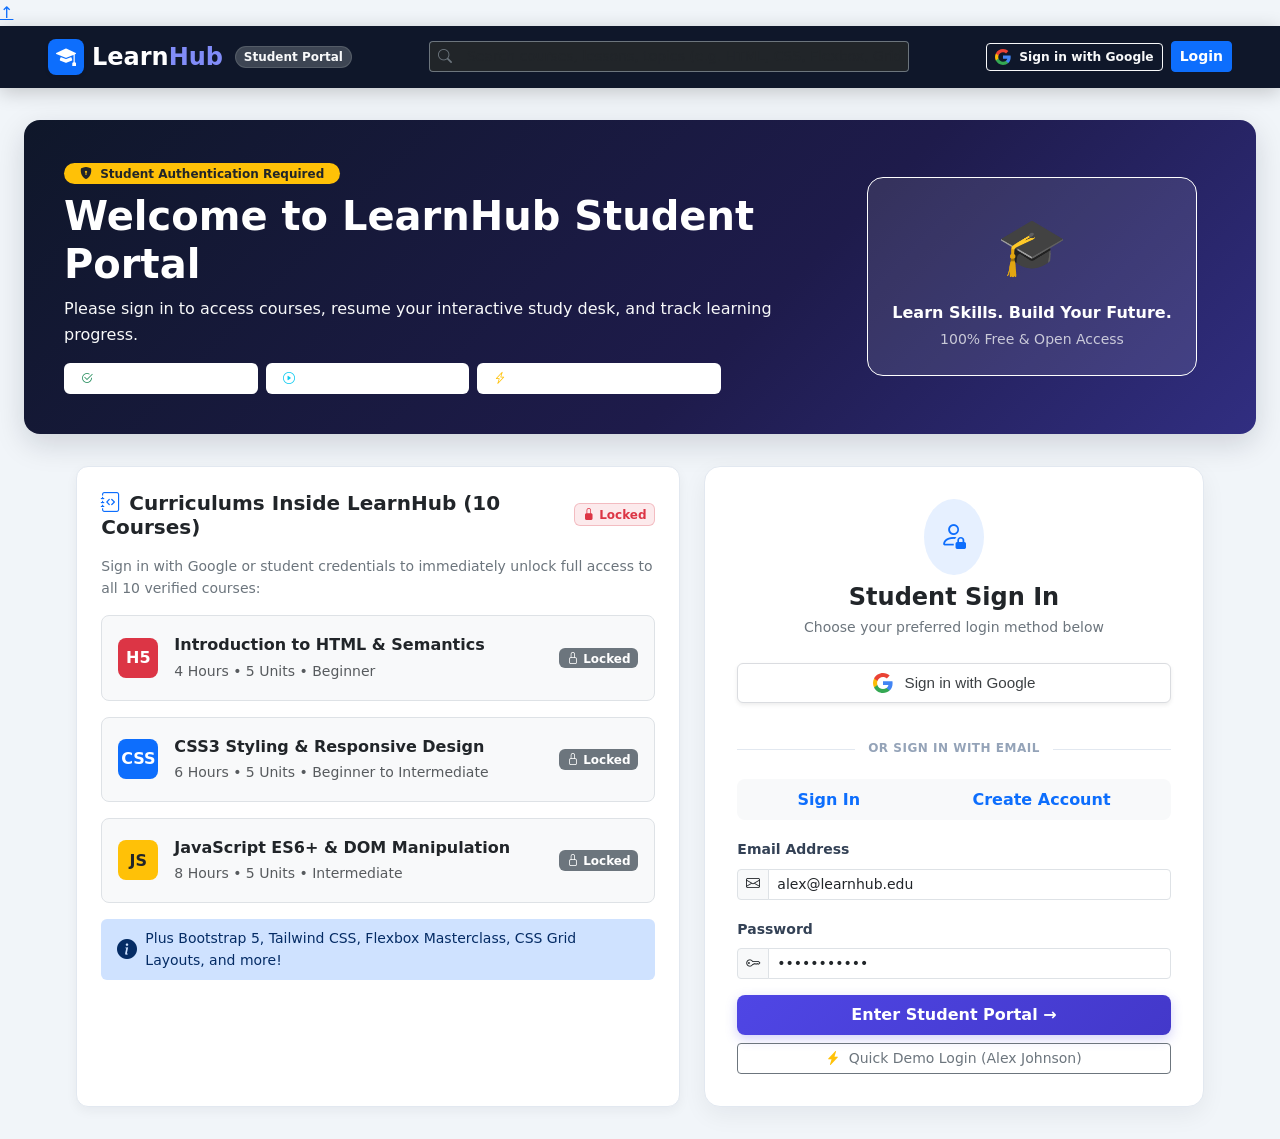
<file: index.html>
<!DOCTYPE html>
<html lang="en">
<head>
    <meta charset="UTF-8">
    <meta name="viewport" content="width=device-width, initial-scale=1.0">
    <title>LearnHub – Student Learning Portal (LMS)</title>
    
    <!-- Bootstrap 5 CSS -->
    <link href="https://cdn.jsdelivr.net/npm/bootstrap@5.3.3/dist/css/bootstrap.min.css" rel="stylesheet">
    <!-- Bootstrap Icons -->
    <link rel="stylesheet" href="https://cdn.jsdelivr.net/npm/bootstrap-icons@1.11.3/font/bootstrap-icons.min.css">
    <!-- Custom Portal Styles -->
    <link rel="stylesheet" href="css/style.css">
    <link rel="stylesheet" href="css/responsive.css">
    <!-- Google Identity Services -->
    <script src="https://accounts.google.com/gsi/client" async defer></script>
</head>
<body>

    <!-- Back to Top Floating Button -->
    <a href="#portalTop" class="fixed-back-to-top" title="Back to Top" aria-label="Back to Top">&uarr;</a>

    <!-- ===================================================================
         1. PORTAL APPLICATION TOPBAR (Brand, Global Search, Streak, User)
         =================================================================== -->
    <header class="portal-header" id="portalTop">
        <div class="container-fluid px-3 px-md-4">
            <div class="d-flex justify-content-between align-items-center gap-3">
                
                <!-- Brand & Platform Badge -->
                <div class="d-flex align-items-center gap-2">
                    <a href="javascript:void(0)" onclick="switchPortalTab('dashboard')" class="d-flex align-items-center gap-2 text-decoration-none text-white">
                        <span class="rounded-3 bg-primary text-white d-flex align-items-center justify-content-center shadow-sm" style="width: 36px; height: 36px;">
                            <i class="bi bi-mortarboard-fill fs-5"></i>
                        </span>
                        <span class="fs-4 fw-bold tracking-tight">Learn<span class="text-primary" style="color: #818cf8 !important;">Hub</span></span>
                    </a>
                    <span class="badge bg-secondary bg-opacity-50 text-light border border-secondary border-opacity-50 rounded-pill small ms-1 d-none d-md-inline-block">Student Portal</span>
                </div>

                <!-- Global Portal Search Bar -->
                <div class="d-none d-lg-block flex-grow-1 mx-4" style="max-width: 480px;">
                    <div class="input-group input-group-sm">
                        <span class="input-group-text bg-dark border-secondary text-secondary border-end-0"><i class="bi bi-search"></i></span>
                        <input type="text" id="globalSearchInput" class="form-control bg-dark text-white border-secondary border-start-0" placeholder="Search courses, lessons, topics (e.g. HTML, CSS, Flexbox, Grid)..." oninput="handleGlobalSearch(this.value)">
                    </div>
                </div>

                <!-- Portal Quick Stats & Student Profile -->
                <div class="d-flex align-items-center gap-3">
                    
                    <!-- USER LOGGED IN SECTION -->
                    <div id="topbarUserSection" class="d-flex align-items-center gap-3">
                        <!-- Daily Streak Widget -->
                        <div class="d-none d-sm-flex align-items-center gap-1 bg-dark border border-secondary border-opacity-50 px-2 py-1 rounded-pill small" title="Learning Streak">
                            <span class="text-warning" id="topbarStreakIcon">🌟</span>
                            <strong class="text-white" id="topbarStreakText">Fresh Student</strong>
                        </div>

                        <!-- Quick Enrolled Badge -->
                        <div class="d-none d-md-flex align-items-center gap-1 bg-dark border border-secondary border-opacity-50 px-2 py-1 rounded-pill small">
                            <i class="bi bi-book-half text-primary"></i>
                            <span class="text-light" id="topbarEnrolledCount">0 Active</span>
                        </div>

                        <!-- Notification Bell -->
                        <button class="btn btn-dark btn-sm text-secondary border-0 position-relative p-1" title="Notifications" onclick="showToast('Welcome to LearnHub! Explore our 10 courses to start learning.', 'info')">
                            <i class="bi bi-bell fs-5 text-light"></i>
                            <span class="position-absolute top-0 start-100 translate-middle p-1 bg-primary border border-dark rounded-circle"></span>
                        </button>

                        <!-- Student Profile Dropdown -->
                        <div class="dropdown" id="portalUserDropdownWrapper">
                            <button class="btn btn-dark border-secondary border-opacity-50 dropdown-toggle d-flex align-items-center gap-2 py-1 px-2 rounded-pill" type="button" data-bs-toggle="dropdown" aria-expanded="false">
                                <span class="rounded-circle bg-primary text-white d-flex align-items-center justify-content-center fw-bold" style="width: 28px; height: 28px; font-size: 0.8rem;" id="topbarUserAvatar">
                                    S
                                </span>
                                <span class="d-none d-sm-inline small text-white fw-semibold" id="topbarUserName">Student</span>
                            </button>
                            <ul class="dropdown-menu dropdown-menu-end shadow border-0">
                                <li class="px-3 py-2 border-bottom">
                                    <small class="text-muted d-block">Account Signed In:</small>
                                    <strong class="text-dark small" id="topbarUserEmail">student@learnhub.edu</strong>
                                </li>
                                <li><a class="dropdown-item py-2 small" href="javascript:void(0)" onclick="switchPortalTab('dashboard')"><i class="bi bi-speedometer2 text-primary me-2"></i>My Dashboard</a></li>
                                <li><a class="dropdown-item py-2 small" href="javascript:void(0)" onclick="switchPortalTab('classroom')"><i class="bi bi-play-circle text-success me-2"></i>Study Desk</a></li>
                                <li><a class="dropdown-item py-2 small" href="javascript:void(0)" onclick="switchPortalTab('explorer')"><i class="bi bi-compass text-info me-2"></i>Course Catalog</a></li>
                                <li><hr class="dropdown-divider"></li>
                                <li><button class="dropdown-item py-2 small text-primary" data-bs-toggle="modal" data-bs-target="#switchAccountModal"><i class="bi bi-arrow-left-right me-2"></i>Switch / Create Account</button></li>
                                <li><button class="dropdown-item py-2 small text-danger" onclick="logoutUser()"><i class="bi bi-box-arrow-right me-2"></i>Sign Out</button></li>
                            </ul>
                        </div>
                    </div>

                    <!-- GUEST (LOGGED OUT) SECTION -->
                    <div id="topbarGuestSection" class="d-none align-items-center gap-2">
                        <button class="btn btn-sm btn-outline-light d-flex align-items-center gap-2" onclick="triggerGoogleSignIn(onPortalAuthSuccess)">
                            <svg width="16" height="16" viewBox="0 0 18 18" xmlns="http://www.w3.org/2000/svg">
                              <path fill="#4285F4" d="M17.64 9.2c0-.637-.057-1.251-.164-1.84H9v3.481h4.844c-.209 1.125-.843 2.078-1.796 2.717v2.258h2.908c1.702-1.567 2.684-3.874 2.684-6.616z"/>
                              <path fill="#34A853" d="M9 18c2.43 0 4.467-.806 5.956-2.184l-2.908-2.258c-.806.54-1.837.86-3.048.86-2.344 0-4.328-1.584-5.036-3.711H.957v2.332C2.438 15.983 5.482 18 9 18z"/>
                              <path fill="#FBBC05" d="M3.964 10.707c-.18-.54-.282-1.117-.282-1.707s.102-1.167.282-1.707V4.961H.957C.347 6.175 0 7.55 0 9s.347 2.825.957 4.039l3.007-2.332z"/>
                              <path fill="#EA4335" d="M9 3.58c1.321 0 2.508.454 3.44 1.345l2.582-2.58C13.463.891 11.426 0 9 0 5.482 0 2.438 2.017.957 4.961L3.964 7.293C4.672 5.166 6.656 3.58 9 3.58z"/>
                            </svg>
                            <span class="small fw-semibold">Sign in with Google</span>
                        </button>
                        <button class="btn btn-sm btn-primary fw-semibold" onclick="scrollToAuthGate()">Login</button>
                    </div>

                </div>

            </div>
        </div>
    </header>

    <!-- ===================================================================
         2. PORTAL NAVIGATION TABS BAR (LMS Application Tab Bar)
         =================================================================== -->
    <nav class="portal-nav-bar" id="portalNavBar">
        <div class="container-fluid px-3 px-md-4">
            <div class="d-flex align-items-center overflow-auto" id="portalTabsNav">
                <button class="portal-nav-tab active" data-tab="dashboard" onclick="switchPortalTab('dashboard')">
                    <i class="bi bi-grid-1x2-fill"></i> Dashboard
                </button>
                <button class="portal-nav-tab" data-tab="my-courses" onclick="switchPortalTab('my-courses')">
                    <i class="bi bi-journal-check"></i> My Courses (<span id="tabMyCoursesCount">0</span>)
                </button>
                <button class="portal-nav-tab" data-tab="explorer" onclick="switchPortalTab('explorer')">
                    <i class="bi bi-compass"></i> Course Catalog (10)
                </button>
                <button class="portal-nav-tab text-success" data-tab="classroom" onclick="switchPortalTab('classroom')">
                    <i class="bi bi-laptop-fill"></i> Study Desk / Classroom
                </button>
                <button class="portal-nav-tab text-primary" data-tab="lab" onclick="switchPortalTab('lab')">
                    <i class="bi bi-code-slash"></i> Tailwind &amp; Bootstrap Lab
                </button>
                <button class="portal-nav-tab" data-tab="about" onclick="switchPortalTab('about')">
                    <i class="bi bi-info-circle"></i> Faculty &amp; About
                </button>
                <button class="portal-nav-tab" data-tab="support" onclick="switchPortalTab('support')">
                    <i class="bi bi-chat-left-dots"></i> Student Support
                </button>
            </div>
        </div>
    </nav>

    <!-- ===================================================================
         MAIN PORTAL WORKSPACE (Single-Page App Panes)
         =================================================================== -->
    <main class="container-fluid px-3 px-md-4 py-4">

        <!-- ===============================================================
             AUTHENTICATION GATE (SHOWN WHEN USER IS NOT LOGGED IN)
             =============================================================== -->
        <div id="portalAuthGate" class="portal-auth-gate py-2">
            <!-- Hero Alert Banner -->
            <div class="auth-gate-hero">
                <div class="row align-items-center g-4">
                    <div class="col-lg-8">
                        <span class="badge bg-warning text-dark px-3 py-1 rounded-pill fw-bold mb-2">
                            <i class="bi bi-shield-lock-fill me-1"></i> Student Authentication Required
                        </span>
                        <h1 class="display-6 fw-bold text-white mb-2">Welcome to LearnHub Student Portal</h1>
                        <p class="text-light opacity-90 lead fs-6 mb-3">
                            Please sign in to access courses, resume your interactive study desk, and track learning progress.
                        </p>
                        <div class="d-flex flex-wrap gap-2">
                            <span class="badge bg-white bg-opacity-15 text-white border border-white border-opacity-25 px-3 py-2"><i class="bi bi-check2-circle text-success me-1"></i> 10 Frontend Courses</span>
                            <span class="badge bg-white bg-opacity-15 text-white border border-white border-opacity-25 px-3 py-2"><i class="bi bi-play-circle text-info me-1"></i> Interactive Classroom</span>
                            <span class="badge bg-white bg-opacity-15 text-white border border-white border-opacity-25 px-3 py-2"><i class="bi bi-lightning-charge text-warning me-1"></i> Real-time Progress Tracking</span>
                        </div>
                    </div>
                    <div class="col-lg-4 text-center d-none d-lg-block">
                        <div class="p-4 rounded-4 bg-white bg-opacity-10 border border-white border-opacity-20 d-inline-block">
                            <span style="font-size: 3.5rem;">🎓</span>
                            <div class="fw-bold text-white mt-2">Learn Skills. Build Your Future.</div>
                            <small class="text-light opacity-75">100% Free & Open Access</small>
                        </div>
                    </div>
                </div>
            </div>

            <!-- Login & Course Teaser Row -->
            <div class="row justify-content-center g-4">
                
                <!-- Left: Course Preview (Locked) -->
                <div class="col-lg-6">
                    <div class="portal-card h-100">
                        <div class="d-flex justify-content-between align-items-center mb-3">
                            <h2 class="h5 fw-bold text-dark mb-0"><i class="bi bi-journal-code text-primary me-2"></i>Curriculums Inside LearnHub (10 Courses)</h2>
                            <span class="badge bg-danger bg-opacity-10 text-danger border border-danger border-opacity-25"><i class="bi bi-lock-fill me-1"></i>Locked</span>
                        </div>
                        <p class="text-secondary small mb-3">Sign in with Google or student credentials to immediately unlock full access to all 10 verified courses:</p>

                        <!-- Teaser Cards -->
                        <div class="d-flex flex-column gap-3 mb-3">
                            <div class="p-3 rounded-3 border bg-light d-flex align-items-center justify-content-between">
                                <div class="d-flex align-items-center gap-3">
                                    <span class="rounded-3 bg-danger text-white p-2 fw-bold" style="width: 40px; height: 40px; display: flex; align-items: center; justify-content: center;">H5</span>
                                    <div>
                                        <strong class="text-dark d-block">Introduction to HTML &amp; Semantics</strong>
                                        <small class="text-muted">4 Hours • 5 Units • Beginner</small>
                                    </div>
                                </div>
                                <span class="badge bg-secondary"><i class="bi bi-lock me-1"></i>Locked</span>
                            </div>

                            <div class="p-3 rounded-3 border bg-light d-flex align-items-center justify-content-between">
                                <div class="d-flex align-items-center gap-3">
                                    <span class="rounded-3 bg-primary text-white p-2 fw-bold" style="width: 40px; height: 40px; display: flex; align-items: center; justify-content: center;">CSS</span>
                                    <div>
                                        <strong class="text-dark d-block">CSS3 Styling &amp; Responsive Design</strong>
                                        <small class="text-muted">6 Hours • 5 Units • Beginner to Intermediate</small>
                                    </div>
                                </div>
                                <span class="badge bg-secondary"><i class="bi bi-lock me-1"></i>Locked</span>
                            </div>

                            <div class="p-3 rounded-3 border bg-light d-flex align-items-center justify-content-between">
                                <div class="d-flex align-items-center gap-3">
                                    <span class="rounded-3 bg-warning text-dark p-2 fw-bold" style="width: 40px; height: 40px; display: flex; align-items: center; justify-content: center;">JS</span>
                                    <div>
                                        <strong class="text-dark d-block">JavaScript ES6+ &amp; DOM Manipulation</strong>
                                        <small class="text-muted">8 Hours • 5 Units • Intermediate</small>
                                    </div>
                                </div>
                                <span class="badge bg-secondary"><i class="bi bi-lock me-1"></i>Locked</span>
                            </div>
                        </div>

                        <div class="alert alert-primary py-2 px-3 small border-0 mb-0 d-flex align-items-center gap-2">
                            <i class="bi bi-info-circle-fill fs-5"></i>
                            <span>Plus Bootstrap 5, Tailwind CSS, Flexbox Masterclass, CSS Grid Layouts, and more!</span>
                        </div>
                    </div>
                </div>

                <!-- Right: Sign In / Create Account Card -->
                <div class="col-lg-6 col-xl-5">
                    <div class="auth-gate-card">
                        
                        <!-- Sign In Header -->
                        <div class="text-center mb-4">
                            <span class="rounded-circle bg-primary bg-opacity-10 text-primary d-inline-flex align-items-center justify-content-center p-3 mb-2">
                                <i class="bi bi-person-lock fs-3"></i>
                            </span>
                            <h2 class="h4 fw-bold text-dark mb-1">Student Sign In</h2>
                            <p class="text-secondary small mb-0">Choose your preferred login method below</p>
                        </div>

                        <!-- Google Sign-In Button (Official Google Look & Logo) -->
                        <button type="button" class="btn btn-google w-100 py-2 mb-3 shadow-sm" onclick="triggerGoogleSignIn(onPortalAuthSuccess)">
                            <svg width="20" height="20" viewBox="0 0 18 18" xmlns="http://www.w3.org/2000/svg">
                              <path fill="#4285F4" d="M17.64 9.2c0-.637-.057-1.251-.164-1.84H9v3.481h4.844c-.209 1.125-.843 2.078-1.796 2.717v2.258h2.908c1.702-1.567 2.684-3.874 2.684-6.616z"/>
                              <path fill="#34A853" d="M9 18c2.43 0 4.467-.806 5.956-2.184l-2.908-2.258c-.806.54-1.837.86-3.048.86-2.344 0-4.328-1.584-5.036-3.711H.957v2.332C2.438 15.983 5.482 18 9 18z"/>
                              <path fill="#FBBC05" d="M3.964 10.707c-.18-.54-.282-1.117-.282-1.707s.102-1.167.282-1.707V4.961H.957C.347 6.175 0 7.55 0 9s.347 2.825.957 4.039l3.007-2.332z"/>
                              <path fill="#EA4335" d="M9 3.58c1.321 0 2.508.454 3.44 1.345l2.582-2.58C13.463.891 11.426 0 9 0 5.482 0 2.438 2.017.957 4.961L3.964 7.293C4.672 5.166 6.656 3.58 9 3.58z"/>
                            </svg>
                            <span>Sign in with Google</span>
                        </button>

                        <div class="auth-divider"><span>or sign in with email</span></div>

                        <!-- Auth Navigation Tabs: Sign In vs Create Account -->
                        <ul class="nav nav-pills nav-fill mb-3 bg-light p-1 rounded-3">
                            <li class="nav-item">
                                <button class="nav-link active py-1 small fw-semibold" id="gateTabLoginBtn" onclick="toggleGateAuthMode('login')">Sign In</button>
                            </li>
                            <li class="nav-item">
                                <button class="nav-link py-1 small fw-semibold" id="gateTabSignupBtn" onclick="toggleGateAuthMode('signup')">Create Account</button>
                            </li>
                        </ul>

                        <!-- Sign In Form -->
                        <form id="gateLoginForm" onsubmit="handleGateLogin(event)">
                            <div class="mb-3">
                                <label for="gateLoginEmail" class="form-label small fw-semibold">Email Address</label>
                                <div class="input-group input-group-sm">
                                    <span class="input-group-text"><i class="bi bi-envelope"></i></span>
                                    <input type="email" class="form-control" id="gateLoginEmail" placeholder="you@domain.com" value="alex@learnhub.edu" required>
                                </div>
                            </div>
                            <div class="mb-3">
                                <label for="gateLoginPassword" class="form-label small fw-semibold">Password</label>
                                <div class="input-group input-group-sm">
                                    <span class="input-group-text"><i class="bi bi-key"></i></span>
                                    <input type="password" class="form-control" id="gateLoginPassword" placeholder="••••••••" value="password123" required>
                                </div>
                            </div>
                            <div id="gateLoginAlert" class="alert alert-danger small py-2 d-none"></div>
                            <button type="submit" class="btn btn-theme-primary w-100 py-2 fw-semibold justify-content-center mb-2">
                                Enter Student Portal &rarr;
                            </button>
                            <button type="button" class="btn btn-outline-secondary btn-sm w-100 py-1" onclick="autofillAndSubmitDemo()">
                                <i class="bi bi-lightning-charge-fill text-warning me-1"></i> Quick Demo Login (Alex Johnson)
                            </button>
                        </form>

                        <!-- Create Account Form (Hidden by default) -->
                        <form id="gateSignupForm" class="d-none" onsubmit="handleGateSignup(event)">
                            <div class="mb-2">
                                <label for="gateSignupName" class="form-label small fw-semibold">Full Name</label>
                                <input type="text" class="form-control form-control-sm" id="gateSignupName" placeholder="e.g. John Doe" required>
                            </div>
                            <div class="mb-2">
                                <label for="gateSignupEmail" class="form-label small fw-semibold">Email Address</label>
                                <input type="email" class="form-control form-control-sm" id="gateSignupEmail" placeholder="john@example.com" required>
                            </div>
                            <div class="mb-3">
                                <label for="gateSignupPassword" class="form-label small fw-semibold">Create Password</label>
                                <input type="password" class="form-control form-control-sm" id="gateSignupPassword" placeholder="Min 6 characters" required>
                            </div>
                            <div id="gateSignupAlert" class="alert alert-danger small py-2 d-none"></div>
                            <button type="submit" class="btn btn-success w-100 py-2 fw-semibold justify-content-center">
                                <i class="bi bi-stars me-1"></i> Create Fresh Student Account &rarr;
                            </button>
                        </form>

                    </div>
                </div>

            </div>
        </div>

        <!-- ===============================================================
             FULL PORTAL WORKSPACE (UNLOCKED WHEN LOGGED IN)
             =============================================================== -->
        <div id="portalWorkspace">

        <!-- ---------------------------------------------------------------
             PANE 1: STUDENT DASHBOARD
             --------------------------------------------------------------- -->
        <section class="portal-pane active" id="pane-dashboard">
            
            <!-- Student Hero Card (Adapts dynamically if Fresh or Active) -->
            <div id="dashHeroCardContainer">
                <!-- Populated dynamically: Fresh Welcome Card or In-Progress Resume Card -->
            </div>

            <!-- Portal Metric Widgets Row -->
            <div class="row g-4 mb-4">
                <div class="col-sm-6 col-xl-3">
                    <div class="portal-card h-100 d-flex align-items-center gap-3">
                        <div class="rounded-3 bg-primary bg-opacity-10 text-primary p-3 fs-3"><i class="bi bi-journal-bookmark-fill"></i></div>
                        <div>
                            <h2 class="h4 fw-bold text-dark mb-0" id="dashMetricEnrolled">0</h2>
                            <span class="text-muted small">Enrolled Courses</span>
                        </div>
                    </div>
                </div>
                <div class="col-sm-6 col-xl-3">
                    <div class="portal-card h-100 d-flex align-items-center gap-3">
                        <div class="rounded-3 bg-success bg-opacity-10 text-success p-3 fs-3"><i class="bi bi-patch-check-fill"></i></div>
                        <div>
                            <h2 class="h4 fw-bold text-dark mb-0" id="dashMetricCompleted">0</h2>
                            <span class="text-muted small">Completed Courses</span>
                        </div>
                    </div>
                </div>
                <div class="col-sm-6 col-xl-3">
                    <div class="portal-card h-100 d-flex align-items-center gap-3">
                        <div class="rounded-3 bg-info bg-opacity-10 text-info p-3 fs-3"><i class="bi bi-check2-circle"></i></div>
                        <div>
                            <h2 class="h4 fw-bold text-dark mb-0" id="dashMetricLessons">0</h2>
                            <span class="text-muted small">Lessons Finished</span>
                        </div>
                    </div>
                </div>
                <div class="col-sm-6 col-xl-3">
                    <div class="portal-card h-100 d-flex align-items-center gap-3">
                        <div class="rounded-3 bg-warning bg-opacity-10 text-warning p-3 fs-3"><i class="bi bi-star-fill"></i></div>
                        <div>
                            <h2 class="h4 fw-bold text-dark mb-0" id="dashMetricStreak">1 Day</h2>
                            <span class="text-muted small">Account Status</span>
                        </div>
                    </div>
                </div>
            </div>

            <!-- Dashboard 2-Column Split: Active Courses & Learning Analytics -->
            <div class="row g-4">
                <!-- Enrolled Course Cards -->
                <div class="col-lg-8">
                    <div class="portal-card mb-4">
                        <div class="d-flex justify-content-between align-items-center mb-3">
                            <h3 class="h5 fw-bold text-dark mb-0"><i class="bi bi-play-circle text-primary me-2"></i>Active Enrolled Courses</h3>
                            <button class="btn btn-link btn-sm text-decoration-none fw-semibold" onclick="switchPortalTab('explorer')">Explore Catalog &rarr;</button>
                        </div>
                        <div class="row g-3" id="dashEnrolledCardsContainer">
                            <!-- Populated dynamically with fresh state or enrolled cards -->
                        </div>
                    </div>
                </div>

                <!-- Right: Learning Activity & Wishlist -->
                <div class="col-lg-4">
                    <!-- Weekly Activity Chart (CSS Flexbox) -->
                    <div class="portal-card mb-4">
                        <h4 class="h6 fw-bold text-dark mb-2"><i class="bi bi-bar-chart-line text-success me-2"></i>Weekly Study Hours</h4>
                        <div class="activity-chart-container">
                            <div class="chart-bar-col"><div class="chart-bar-fill" style="height: 35%;"></div><span class="chart-bar-label">M</span></div>
                            <div class="chart-bar-col"><div class="chart-bar-fill" style="height: 50%;"></div><span class="chart-bar-label">T</span></div>
                            <div class="chart-bar-col"><div class="chart-bar-fill" style="height: 70%;"></div><span class="chart-bar-label">W</span></div>
                            <div class="chart-bar-col"><div class="chart-bar-fill" style="height: 40%;"></div><span class="chart-bar-label">T</span></div>
                            <div class="chart-bar-col"><div class="chart-bar-fill" style="height: 80%;"></div><span class="chart-bar-label">F</span></div>
                            <div class="chart-bar-col"><div class="chart-bar-fill" style="height: 95%; background: linear-gradient(180deg, #10b981 0%, #34d399 100%);"></div><span class="chart-bar-label">S</span></div>
                            <div class="chart-bar-col"><div class="chart-bar-fill" style="height: 25%;"></div><span class="chart-bar-label">S</span></div>
                        </div>
                        <small class="text-muted text-center d-block mt-2">Personal study rhythm tracker</small>
                    </div>

                    <!-- Saved Courses / Wishlist -->
                    <div class="portal-card">
                        <div class="d-flex justify-content-between align-items-center mb-3">
                            <h4 class="h6 fw-bold text-dark mb-0"><i class="bi bi-heart text-danger me-2"></i>Saved Wishlist</h4>
                            <span class="badge bg-secondary-subtle text-secondary" id="dashWishlistCount">0 Saved</span>
                        </div>
                        <div class="d-flex flex-column gap-2" id="dashWishlistItemsContainer">
                            <!-- Populated dynamically with fresh state or wishlist items -->
                        </div>
                    </div>
                </div>
            </div>

        </section>

        <!-- ---------------------------------------------------------------
             PANE 2: MY COURSES (Enrolled Courses Grid)
             --------------------------------------------------------------- -->
        <section class="portal-pane" id="pane-my-courses">
            <div class="d-flex justify-content-between align-items-center mb-4 flex-wrap gap-2">
                <div>
                    <h2 class="h4 fw-bold text-dark mb-1">My Enrolled Curriculums</h2>
                    <p class="text-muted small mb-0">Track completion and launch directly into lesson workspaces.</p>
                </div>
                <button class="btn btn-theme-primary btn-sm" onclick="switchPortalTab('explorer')">
                    <i class="bi bi-plus-circle me-1"></i> Enroll in Courses
                </button>
            </div>
            <div class="row row-cols-1 row-cols-md-2 row-cols-lg-3 g-4" id="myCoursesFullGrid">
                <!-- Populated dynamically -->
            </div>
        </section>

        <!-- ---------------------------------------------------------------
             PANE 3: COURSE EXPLORER (10 Courses Catalog & Search)
             --------------------------------------------------------------- -->
        <section class="portal-pane" id="pane-explorer">
            
            <div class="portal-card mb-4">
                <div class="row g-3 align-items-center">
                    <div class="col-lg-5">
                        <div class="input-group">
                            <span class="input-group-text bg-light border-end-0"><i class="bi bi-search text-muted"></i></span>
                            <input type="text" id="catalogSearchInput" class="form-control border-start-0" placeholder="Filter courses by name, topic, or instructor..." oninput="filterCatalogCards()">
                        </div>
                    </div>
                    <div class="col-lg-7">
                        <div class="d-flex flex-wrap gap-2 justify-content-lg-end" id="catalogFilterPills">
                            <button class="filter-pill active" data-cat="all" onclick="setCatalogCategory('all', this)">All Courses (10)</button>
                            <button class="filter-pill" data-cat="html" onclick="setCatalogCategory('html', this)">HTML</button>
                            <button class="filter-pill" data-cat="css" onclick="setCatalogCategory('css', this)">CSS</button>
                            <button class="filter-pill" data-cat="bootstrap" onclick="setCatalogCategory('bootstrap', this)">Bootstrap</button>
                            <button class="filter-pill" data-cat="javascript" onclick="setCatalogCategory('javascript', this)">JavaScript</button>
                            <button class="filter-pill" data-cat="tailwind" onclick="setCatalogCategory('tailwind', this)">Tailwind CSS</button>
                        </div>
                    </div>
                </div>
                <div class="d-flex justify-content-between align-items-center mt-3 pt-3 border-top small text-muted">
                    <span id="catalogCountText">Showing 10 courses</span>
                    <span><i class="bi bi-shield-check text-success me-1"></i>Full Access • Interactive Quizzes • Progress Tracking</span>
                </div>
            </div>

            <!-- Responsive 3-Column Catalog Grid -->
            <div class="row row-cols-1 row-cols-md-2 row-cols-lg-3 g-4" id="catalogCardsContainer">
                <!-- Populated dynamically -->
            </div>

        </section>

        <!-- ---------------------------------------------------------------
             PANE 4: INTERACTIVE CLASSROOM / STUDY DESK
             --------------------------------------------------------------- -->
        <section class="portal-pane" id="pane-classroom">
            
            <!-- Classroom Header & Course Selector -->
            <div class="p-3 bg-white rounded-3 border shadow-sm mb-3 d-flex justify-content-between align-items-center flex-wrap gap-3">
                <div class="d-flex align-items-center gap-2">
                    <span class="badge bg-success px-3 py-2"><i class="bi bi-laptop me-1"></i>Classroom Mode</span>
                    <h2 class="h6 fw-bold text-dark mb-0" id="classroomCourseHeading">Introduction to HTML</h2>
                </div>

                <!-- Course Dropdown Selector -->
                <div class="d-flex align-items-center gap-2">
                    <label for="classroomCourseSelect" class="small fw-bold text-muted text-nowrap">Active Course:</label>
                    <select id="classroomCourseSelect" class="form-select form-select-sm fw-semibold" style="min-width: 250px;" onchange="selectClassroomCourse(this.value)">
                        <!-- Populated dynamically -->
                    </select>
                </div>
            </div>

            <!-- Split-Screen Classroom Layout (CSS Grid: Main Player 1fr + Checklist Sidebar 360px) -->
            <div class="classroom-layout">
                
                <!-- Main Lesson Player Screen -->
                <div>
                    <div class="classroom-player-header">
                        <div>
                            <span class="badge bg-primary mb-1">Unit Lesson</span>
                            <h3 class="h5 fw-bold text-white mb-0" id="classroomLessonTitle">1. Welcome &amp; Web Fundamentals</h3>
                        </div>
                        <div class="d-flex align-items-center gap-2">
                            <span class="badge bg-secondary" id="classroomLessonDuration">15 min</span>
                        </div>
                    </div>

                    <!-- Lesson Body Content & Code Editor Showcase -->
                    <div class="classroom-player-body" id="classroomLessonContent">
                        <!-- Populated dynamically -->
                    </div>

                    <!-- Player Controls Footer -->
                    <div class="p-3 bg-light border border-top-0 rounded-bottom d-flex justify-content-between align-items-center flex-wrap gap-2">
                        <button class="btn btn-outline-secondary btn-sm fw-semibold" id="classroomPrevBtn" onclick="navigateClassroomLesson(-1)">
                            <i class="bi bi-chevron-left me-1"></i> Previous Lesson
                        </button>

                        <button class="btn btn-success btn-sm fw-semibold px-3" id="classroomMarkBtn" onclick="toggleClassroomLessonComplete()">
                            <i class="bi bi-check-lg me-1"></i> Mark as Completed
                        </button>

                        <button class="btn btn-primary btn-sm fw-semibold" id="classroomNextBtn" onclick="navigateClassroomLesson(1)">
                            Next Lesson <i class="bi bi-chevron-right ms-1"></i>
                        </button>
                    </div>
                </div>

                <!-- Right Sidebar: Interactive Checklist -->
                <div>
                    <div class="curriculum-checklist sticky-top" style="top: 130px;">
                        <div class="p-3 bg-light border-bottom">
                            <div class="d-flex justify-content-between align-items-center mb-1">
                                <strong class="small text-dark">Course Progress</strong>
                                <span class="small fw-bold text-primary" id="classroomProgressPercent">0%</span>
                            </div>
                            <div class="progress-bar-custom">
                                <div class="progress-fill" id="classroomProgressFill" style="width: 0%;"></div>
                            </div>
                        </div>

                        <div class="p-2 border-bottom bg-white d-flex justify-content-between align-items-center">
                            <small class="text-uppercase fw-bold text-muted ps-2">Lessons Checklist</small>
                            <span class="badge bg-light text-muted border" id="classroomLessonCountBadge">5 Units</span>
                        </div>

                        <!-- Lesson Checklist Items -->
                        <div id="classroomChecklistItems" style="max-height: 480px; overflow-y: auto;">
                            <!-- Populated dynamically -->
                        </div>
                    </div>
                </div>

            </div>

        </section>

        <!-- ---------------------------------------------------------------
             PANE 5: FRAMEWORK COMPARISON LAB (Tailwind vs Bootstrap)
             --------------------------------------------------------------- -->
        <section class="portal-pane" id="pane-lab">
            
            <div class="portal-card mb-4 text-white" style="background: linear-gradient(135deg, #0f172a 0%, #1e293b 100%);">
                <span class="badge bg-info text-dark px-3 py-1 rounded-pill mb-2">Frontend Architecture Lab</span>
                <h2 class="h3 fw-bold text-white mb-2">Tailwind CSS vs Bootstrap 5 Framework Lab</h2>
                <p class="text-light opacity-75 small mb-0" style="max-width: 680px;">
                    Experience how LearnHub contrasts component-first frameworks with utility-first systems. Compare live code representations side by side.
                </p>
            </div>

            <div class="row g-4 mb-4">
                <!-- Bootstrap Side -->
                <div class="col-lg-6">
                    <div class="portal-card h-100">
                        <div class="d-flex justify-content-between align-items-center mb-3">
                            <div class="d-flex align-items-center gap-2">
                                <span class="badge bg-purple text-white p-2" style="background: #7c3aed;">B</span>
                                <h3 class="h5 fw-bold mb-0">Bootstrap 5 Architecture</h3>
                            </div>
                            <span class="badge bg-secondary-subtle text-secondary">Component-First</span>
                        </div>
                        <p class="small text-secondary mb-3">Uses prebuilt semantic component classes like <code>.card</code>, <code>.btn</code>, <code>.navbar</code>, and <code>.row</code>.</p>
                        
                        <!-- Live Component Preview -->
                        <div class="p-3 bg-light rounded-3 border mb-3">
                            <div class="card shadow-sm border-0">
                                <div class="card-body">
                                    <span class="badge bg-primary mb-2">col-12 col-md-6</span>
                                    <h5 class="card-title h6 fw-bold">Bootstrap Card Component</h5>
                                    <p class="card-text small text-muted">Constructed using the official 12-column grid and utility padding.</p>
                                    <button class="btn btn-primary btn-sm">Primary Action</button>
                                </div>
                            </div>
                        </div>

                        <pre class="bg-dark text-light p-3 rounded small mb-0"><code>&lt;div class="card shadow-sm"&gt;
  &lt;div class="card-body"&gt;
    &lt;h5 class="card-title"&gt;Card&lt;/h5&gt;
    &lt;button class="btn btn-primary"&gt;Go&lt;/button&gt;
  &lt;/div&gt;
&lt;/div&gt;</code></pre>
                    </div>
                </div>

                <!-- Tailwind Side -->
                <div class="col-lg-6">
                    <div class="portal-card h-100">
                        <div class="d-flex justify-content-between align-items-center mb-3">
                            <div class="d-flex align-items-center gap-2">
                                <span class="badge bg-info text-dark p-2" style="background: #06b6d4;">T</span>
                                <h3 class="h5 fw-bold mb-0">Tailwind CSS Architecture</h3>
                            </div>
                            <span class="badge bg-info-subtle text-info">Utility-First</span>
                        </div>
                        <p class="small text-secondary mb-3">Uses single-purpose atomic classes like <code>bg-white</code>, <code>p-6</code>, <code>rounded-xl</code>, and <code>shadow-md</code>.</p>
                        
                        <!-- Live Component Preview -->
                        <div class="p-3 bg-light rounded-3 border mb-3">
                            <div class="bg-white p-3 rounded-3 shadow-sm border">
                                <span class="badge bg-teal text-white mb-2" style="background: #0d9488;">sm:grid md:flex</span>
                                <h5 class="h6 fw-bold text-dark">Tailwind Utility Card</h5>
                                <p class="small text-muted mb-2">Composed entirely without writing custom CSS selectors.</p>
                                <button class="btn btn-sm text-white fw-bold" style="background: #0f172a;">Tailwind Button</button>
                            </div>
                        </div>

                        <pre class="bg-dark text-light p-3 rounded small mb-0"><code>&lt;div class="bg-white p-4 rounded-xl shadow-md"&gt;
  &lt;h5 class="font-bold text-slate-900"&gt;Card&lt;/h5&gt;
  &lt;button class="bg-slate-900 text-white px-3 py-1.5 rounded"&gt;Go&lt;/button&gt;
&lt;/div&gt;</code></pre>
                    </div>
                </div>
            </div>

            <!-- Standalone Tailwind Page Link -->
            <div class="p-3 bg-white rounded-3 border text-center">
                <span class="small text-muted me-2">Want to inspect the dedicated full-page Tailwind showcase?</span>
                <a href="tailwind.html" class="btn btn-outline-primary btn-sm px-3 fw-semibold">Open Standalone Tailwind Demo &rarr;</a>
            </div>

        </section>

        <!-- ---------------------------------------------------------------
             PANE 6: FACULTY & ABOUT
             --------------------------------------------------------------- -->
        <section class="portal-pane" id="pane-about">
            <div class="portal-card mb-4">
                <span class="badge bg-primary bg-opacity-10 text-primary px-3 py-1 rounded-pill mb-2">Portal Mission</span>
                <h2 class="h4 fw-bold text-dark mb-2">About LearnHub Student Platform</h2>
                <p class="text-secondary small mb-4" style="max-width: 750px;">
                    LearnHub was designed as an all-in-one frontend engineering portal. We emphasize foundational principles (HTML5 semantics, CSS Box Model, CSS Specificity, Flexbox, and CSS Grid) before introducing production frameworks like Bootstrap and Tailwind.
                </p>

                <h3 class="h6 fw-bold text-dark mb-3">Our Lead Faculty</h3>
                <div class="row g-3">
                    <div class="col-md-4">
                        <div class="p-3 bg-light rounded-3 border text-center">
                            <div class="rounded-circle bg-primary text-white fs-4 fw-bold mx-auto mb-2 d-flex align-items-center justify-content-center" style="width: 50px; height: 50px;">SM</div>
                            <h4 class="h6 fw-bold mb-0">Dr. Sarah Mitchell</h4>
                            <small class="text-muted d-block mb-1">Senior Web Architect</small>
                            <span class="badge bg-light text-dark border">HTML5 &amp; Architecture</span>
                        </div>
                    </div>
                    <div class="col-md-4">
                        <div class="p-3 bg-light rounded-3 border text-center">
                            <div class="rounded-circle text-white fs-4 fw-bold mx-auto mb-2 d-flex align-items-center justify-content-center" style="width: 50px; height: 50px; background: #7c3aed;">MV</div>
                            <h4 class="h6 fw-bold mb-0">Marcus Vance</h4>
                            <small class="text-muted d-block mb-1">UI/UX Designer</small>
                            <span class="badge bg-light text-dark border">CSS3 &amp; Motion</span>
                        </div>
                    </div>
                    <div class="col-md-4">
                        <div class="p-3 bg-light rounded-3 border text-center">
                            <div class="rounded-circle bg-success text-white fs-4 fw-bold mx-auto mb-2 d-flex align-items-center justify-content-center" style="width: 50px; height: 50px;">ER</div>
                            <h4 class="h6 fw-bold mb-0">Elena Rostova</h4>
                            <small class="text-muted d-block mb-1">Lead Frontend Engineer</small>
                            <span class="badge bg-light text-dark border">Bootstrap &amp; Grid</span>
                        </div>
                    </div>
                </div>
            </div>
        </section>

        <!-- ---------------------------------------------------------------
             PANE 7: STUDENT SUPPORT & CONTACT
             --------------------------------------------------------------- -->
        <section class="portal-pane" id="pane-support">
            <div class="row g-4">
                <div class="col-lg-7">
                    <div class="portal-card">
                        <h2 class="h5 fw-bold text-dark mb-3">Student Helpdesk &amp; Inquiries</h2>
                        <div id="portalContactAlert" class="alert alert-success d-none mb-3 small">
                            <i class="bi bi-check-circle-fill me-1"></i> Your inquiry has been saved to LocalStorage!
                        </div>
                        <form id="portalContactForm">
                            <div class="row g-3">
                                <div class="col-md-6">
                                    <label class="form-label small fw-semibold">Name</label>
                                    <input type="text" class="form-control" id="portalName" placeholder="Your name" required>
                                </div>
                                <div class="col-md-6">
                                    <label class="form-label small fw-semibold">Email</label>
                                    <input type="email" class="form-control" id="portalEmail" placeholder="your@email.com" required>
                                </div>
                                <div class="col-12">
                                    <label class="form-label small fw-semibold">Subject</label>
                                    <input type="text" class="form-control" id="portalSubject" placeholder="Inquiry topic" required>
                                </div>
                                <div class="col-12">
                                    <label class="form-label small fw-semibold">Message</label>
                                    <textarea class="form-control" id="portalMessage" rows="4" placeholder="How can we assist your studies?" required></textarea>
                                </div>
                                <div class="col-12">
                                    <button type="submit" class="btn btn-theme-primary btn-sm px-4">Submit Inquiry</button>
                                </div>
                            </div>
                        </form>
                    </div>
                </div>

                <div class="col-lg-5">
                    <div class="portal-card h-100 d-flex flex-column justify-content-between">
                        <div>
                            <h3 class="h6 fw-bold text-dark mb-3">Support Contacts</h3>
                            <div class="d-flex flex-column gap-3 small">
                                <div class="d-flex align-items-center gap-2">
                                    <i class="bi bi-envelope-at-fill text-primary fs-5"></i>
                                    <div><strong class="d-block text-dark">Email Support</strong><span class="text-muted">support@learnhub.edu</span></div>
                                </div>
                                <div class="d-flex align-items-center gap-2">
                                    <i class="bi bi-chat-square-dots-fill text-success fs-5"></i>
                                    <div><strong class="d-block text-dark">Discord Community</strong><span class="text-muted">Peer Study Rooms &amp; Mentorship</span></div>
                                </div>
                            </div>
                        </div>
                        <div class="p-3 bg-light rounded-3 border small text-muted mt-4">
                            <strong class="text-dark d-block mb-1">Local Storage Messages:</strong>
                            <span id="portalStoredMessagesCount">0 message(s) saved</span>
                        </div>
                    </div>
                </div>
            </div>
        </section>

        </div> <!-- /#portalWorkspace -->

    </main>

    <!-- ===================================================================
         MODAL: COURSE SYLLABUS & DETAILS PREVIEW
         =================================================================== -->
    <div class="modal fade" id="portalCourseModal" tabindex="-1" aria-hidden="true">
        <div class="modal-dialog modal-lg modal-dialog-centered modal-dialog-scrollable">
            <div class="modal-content rounded-4 border-0 shadow">
                <div class="modal-header border-0 pb-0">
                    <span id="pModalBadge" class="badge bg-primary px-3 py-1 rounded-pill">Category</span>
                    <button type="button" class="btn-close" data-bs-dismiss="modal" aria-label="Close"></button>
                </div>
                <div class="modal-body px-4 pt-2 pb-4">
                    <h2 class="h4 fw-bold text-dark mb-2" id="pModalTitle">Course Title</h2>
                    <p class="text-secondary small mb-3" id="pModalDesc">Description</p>
                    <div class="d-flex gap-3 p-3 bg-light rounded-3 border mb-3 flex-wrap small">
                        <div><strong class="text-muted d-block">Duration:</strong> <span id="pModalDuration" class="fw-bold text-dark">--</span></div>
                        <div><strong class="text-muted d-block">Level:</strong> <span id="pModalLevel" class="fw-bold text-dark">--</span></div>
                        <div><strong class="text-muted d-block">Instructor:</strong> <span id="pModalInstructor" class="fw-bold text-dark">--</span></div>
                        <div><strong class="text-muted d-block">Price:</strong> <span id="pModalPrice" class="fw-bold text-primary">--</span></div>
                    </div>
                    <h4 class="h6 fw-bold text-dark mb-2">Curriculum Units</h4>
                    <div class="accordion mb-3" id="pModalAccordion"></div>
                </div>
                <div class="modal-footer border-top bg-light">
                    <button type="button" class="btn btn-outline-secondary btn-sm" data-bs-dismiss="modal">Close</button>
                    <button type="button" class="btn btn-theme-primary btn-sm px-4" id="pModalEnrollBtn" onclick="launchModalCourseInDesk()">
                        <i class="bi bi-play-circle-fill me-1"></i> Open in Study Desk
                    </button>
                </div>
            </div>
        </div>
    </div>

    <!-- ===================================================================
         MODAL: SWITCH / CREATE FRESH ACCOUNT
         =================================================================== -->
    <div class="modal fade" id="switchAccountModal" tabindex="-1" aria-hidden="true">
        <div class="modal-dialog modal-dialog-centered">
            <div class="modal-content rounded-4 border-0 shadow">
                <div class="modal-header border-0 pb-0">
                    <ul class="nav nav-pills w-100" id="accountTabs" role="tablist">
                        <li class="nav-item flex-fill text-center" role="presentation">
                            <button class="nav-link active w-100 fw-bold small" id="create-tab" data-bs-toggle="pill" data-bs-target="#tab-new-account" type="button" role="tab">
                                ✨ Create Fresh Account
                            </button>
                        </li>
                        <li class="nav-item flex-fill text-center" role="presentation">
                            <button class="nav-link w-100 fw-bold small" id="login-tab" data-bs-toggle="pill" data-bs-target="#tab-existing-login" type="button" role="tab">
                                🔑 Switch Account
                            </button>
                        </li>
                    </ul>
                    <button type="button" class="btn-close ms-2" data-bs-dismiss="modal" aria-label="Close"></button>
                </div>

                <div class="modal-body p-4">
                    <div class="tab-content">
                        
                        <!-- Create Fresh Account Tab -->
                        <div class="tab-pane fade show active" id="tab-new-account" role="tabpanel">
                            <div class="alert alert-success py-2 px-3 small border-0 mb-3">
                                <i class="bi bi-stars me-1"></i><strong>Guaranteed 100% Fresh:</strong> When you create an account, you start with 0 enrolled courses, 0% progress, and clean blank stats!
                            </div>
                            <form id="createFreshAccountForm">
                                <div class="mb-3">
                                    <label class="form-label small fw-semibold">Your Full Name</label>
                                    <input type="text" class="form-control" id="newAccName" placeholder="e.g. John Doe" required>
                                </div>
                                <div class="mb-3">
                                    <label class="form-label small fw-semibold">Your Email Address</label>
                                    <input type="email" class="form-control" id="newAccEmail" placeholder="john@example.com" required>
                                </div>
                                <div class="mb-3">
                                    <label class="form-label small fw-semibold">Choose Password</label>
                                    <input type="password" class="form-control" id="newAccPassword" placeholder="Minimum 6 characters" required>
                                </div>
                                <div id="createAccAlert" class="alert alert-danger small d-none mb-3"></div>
                                <button type="submit" class="btn btn-theme-primary w-100 py-2 fw-semibold">Create &amp; Enter Fresh Portal &rarr;</button>
                            </form>
                        </div>

                        <!-- Existing Login Tab -->
                        <div class="tab-pane fade" id="tab-existing-login" role="tabpanel">
                            <div class="alert alert-info py-2 px-3 small border-0 mb-3">
                                <strong>Demo Profile:</strong> <code>alex@learnhub.edu</code> / <code>password123</code>
                                <button class="btn btn-link btn-sm p-0 ms-2 text-decoration-none fw-bold" onclick="autofillDemoInModal()">Autofill</button>
                            </div>
                            <form id="existingLoginForm">
                                <div class="mb-3">
                                    <label class="form-label small fw-semibold">Email Address</label>
                                    <input type="email" class="form-control" id="existEmail" placeholder="you@domain.com" required>
                                </div>
                                <div class="mb-3">
                                    <label class="form-label small fw-semibold">Password</label>
                                    <input type="password" class="form-control" id="existPassword" placeholder="••••••••" required>
                                </div>
                                <div id="existLoginAlert" class="alert alert-danger small d-none mb-3"></div>
                                <button type="submit" class="btn btn-theme-primary w-100 py-2 fw-semibold">Login to Account &rarr;</button>
                            </form>
                        </div>

                    </div>
                </div>
            </div>
        </div>
    </div>

    <!-- Bootstrap 5 JS Bundle -->
    <script src="https://cdn.jsdelivr.net/npm/bootstrap@5.3.3/dist/js/bootstrap.bundle.min.js"></script>
    
    <!-- Application Scripts -->
    <script src="js/courses.js"></script>
    <script src="js/auth.js"></script>
    <script src="js/main.js"></script>
    
    <!-- ===================================================================
         PORTAL APPLICATION CONTROLLER (WITH FRESH ACCOUNT HANDLING)
         =================================================================== -->
    <script>
        let portalActiveCourseId = 1;
        let portalActiveLessonIdx = 0;
        let modalActiveCourseId = 1;

        document.addEventListener("DOMContentLoaded", () => {
            // 1. Sync Authentication State & Display
            syncPortalAuthState();

            // 2. Setup Contact Form
            setupPortalContact();

            // 3. Setup Account Modal
            setupAccountModal();
        });

        // Sync view based on whether user is logged in
        function syncPortalAuthState() {
            const loggedIn = isLoggedIn();
            const gate = document.getElementById("portalAuthGate");
            const workspace = document.getElementById("portalWorkspace");
            const navBar = document.getElementById("portalNavBar");
            const topbarUser = document.getElementById("topbarUserSection");
            const topbarGuest = document.getElementById("topbarGuestSection");

            if (loggedIn) {
                if (gate) gate.classList.add("d-none");
                if (workspace) workspace.classList.remove("d-none");
                if (navBar) navBar.classList.remove("d-none");
                if (topbarUser) topbarUser.classList.remove("d-none");
                if (topbarGuest) {
                    topbarGuest.classList.add("d-none");
                    topbarGuest.classList.remove("d-flex");
                }

                initPortalUserData();
                renderPortalDashboard();
                renderPortalCatalog();
                setupClassroomCourse(portalActiveCourseId || 1);
            } else {
                if (gate) gate.classList.remove("d-none");
                if (workspace) workspace.classList.add("d-none");
                if (navBar) navBar.classList.add("d-none");
                if (topbarUser) topbarUser.classList.add("d-none");
                if (topbarGuest) {
                    topbarGuest.classList.remove("d-none");
                    topbarGuest.classList.add("d-flex");
                }
            }
        }

        function onPortalAuthSuccess(user) {
            showToast(`Welcome, ${user.name}! Access unlocked.`, "success");
            syncPortalAuthState();
            switchPortalTab("dashboard");
        }

        function scrollToAuthGate() {
            const gate = document.getElementById("portalAuthGate");
            if (gate) {
                gate.scrollIntoView({ behavior: 'smooth' });
                const emailInput = document.getElementById("gateLoginEmail");
                if (emailInput) emailInput.focus();
            }
        }

        function toggleGateAuthMode(mode) {
            const loginForm = document.getElementById("gateLoginForm");
            const signupForm = document.getElementById("gateSignupForm");
            const loginBtn = document.getElementById("gateTabLoginBtn");
            const signupBtn = document.getElementById("gateTabSignupBtn");

            if (mode === "login") {
                loginForm.classList.remove("d-none");
                signupForm.classList.add("d-none");
                loginBtn.classList.add("active");
                signupBtn.classList.remove("active");
            } else {
                loginForm.classList.add("d-none");
                signupForm.classList.remove("d-none");
                loginBtn.classList.remove("active");
                signupBtn.classList.add("active");
            }
        }

        function handleGateLogin(e) {
            e.preventDefault();
            const email = document.getElementById("gateLoginEmail").value.trim();
            const password = document.getElementById("gateLoginPassword").value;
            const alertBox = document.getElementById("gateLoginAlert");

            const res = loginUser(email, password);
            if (res.success) {
                alertBox.classList.add("d-none");
                onPortalAuthSuccess(res.user);
            } else {
                alertBox.textContent = res.message;
                alertBox.classList.remove("d-none");
            }
        }

        function handleGateSignup(e) {
            e.preventDefault();
            const name = document.getElementById("gateSignupName").value.trim();
            const email = document.getElementById("gateSignupEmail").value.trim();
            const password = document.getElementById("gateSignupPassword").value;
            const alertBox = document.getElementById("gateSignupAlert");

            if (!name || !email || password.length < 6) {
                alertBox.textContent = "Please fill in all fields (password min 6 characters).";
                alertBox.classList.remove("d-none");
                return;
            }

            const res = registerUser(name, email, password);
            if (res.success) {
                alertBox.classList.add("d-none");
                loginUser(email, password);
                onPortalAuthSuccess({ name, email });
            } else {
                alertBox.textContent = res.message;
                alertBox.classList.remove("d-none");
            }
        }

        function autofillAndSubmitDemo() {
            document.getElementById("gateLoginEmail").value = "alex@learnhub.edu";
            document.getElementById("gateLoginPassword").value = "password123";
            const res = loginUser("alex@learnhub.edu", "password123");
            if (res.success) {
                onPortalAuthSuccess(res.user);
            }
        }

        // -------------------------------------------------------------
        // TAB NAVIGATION CONTROLLER
        // -------------------------------------------------------------
        function switchPortalTab(tabName) {
            document.querySelectorAll(".portal-nav-tab").forEach(tab => {
                tab.classList.toggle("active", tab.dataset.tab === tabName);
            });

            document.querySelectorAll(".portal-pane").forEach(pane => {
                pane.classList.remove("active");
            });

            const targetPane = document.getElementById(`pane-${tabName}`);
            if (targetPane) {
                targetPane.classList.add("active");
            }

            if (tabName === "dashboard") renderPortalDashboard();
            if (tabName === "my-courses") renderMyCoursesGrid();
            if (tabName === "explorer") renderPortalCatalog();
            if (tabName === "classroom") setupClassroomCourse(portalActiveCourseId);

            window.scrollTo({ top: 0, behavior: 'smooth' });
        }

        function handleGlobalSearch(query) {
            if (!query.trim()) return;
            switchPortalTab("explorer");
            const input = document.getElementById("catalogSearchInput");
            if (input) {
                input.value = query;
                filterCatalogCards();
            }
        }

        // -------------------------------------------------------------
        // USER PROFILE & TOPBAR
        // -------------------------------------------------------------
        function initPortalUserData() {
            const user = getCurrentUser() || { name: "New Student", email: "student@learnhub.edu" };
            document.getElementById("topbarUserName").textContent = user.name.split(" ")[0];
            document.getElementById("topbarUserAvatar").textContent = user.name.charAt(0).toUpperCase();
            document.getElementById("topbarUserEmail").textContent = user.email;

            // Check if user is fresh (not alex@learnhub.edu)
            const isDemoAlex = user.email.toLowerCase() === "alex@learnhub.edu";
            const streakIcon = document.getElementById("topbarStreakIcon");
            const streakText = document.getElementById("topbarStreakText");
            if (isDemoAlex) {
                streakIcon.textContent = "🔥";
                streakText.textContent = "5 Day Streak";
            } else {
                streakIcon.textContent = "🌟";
                streakText.textContent = "Fresh Student";
            }
        }

        // -------------------------------------------------------------
        // DASHBOARD PANE LOGIC (ADAPTS FOR FRESH ACCOUNTS)
        // -------------------------------------------------------------
        function renderPortalDashboard() {
            const user = getCurrentUser() || { name: "New Student", email: "student@learnhub.edu" };
            const enrolledIds = getEnrolledCourseIds();
            const enrolledCourses = enrolledIds.map(id => getCourseById(id)).filter(Boolean);

            let totalCompletedLessons = 0;
            let totalCompletedCourses = 0;

            enrolledCourses.forEach(c => {
                const prog = calculateCourseProgress(c.id);
                if (prog === 100) totalCompletedCourses++;
                const map = getCompletedLessonsMap();
                const done = map[c.id.toString()] || [];
                totalCompletedLessons += done.length;
            });

            // Update Topbar badge and Tab counter
            document.getElementById("topbarEnrolledCount").textContent = `${enrolledCourses.length} Active`;
            document.getElementById("tabMyCoursesCount").textContent = enrolledCourses.length;

            // Metrics
            document.getElementById("dashMetricEnrolled").textContent = enrolledCourses.length;
            document.getElementById("dashMetricCompleted").textContent = totalCompletedCourses;
            document.getElementById("dashMetricLessons").textContent = totalCompletedLessons;

            const isDemoAlex = user.email.toLowerCase() === "alex@learnhub.edu";
            document.getElementById("dashMetricStreak").textContent = isDemoAlex ? "5 Days 🔥" : "Fresh Account 🌟";

            // HERO CARD: Adapts if Fresh Account vs Active Account
            const heroContainer = document.getElementById("dashHeroCardContainer");
            if (heroContainer) {
                if (enrolledCourses.length === 0) {
                    // FRESH ACCOUNT HERO STATE
                    heroContainer.innerHTML = `
                        <div class="portal-card mb-4 text-white" style="background: linear-gradient(135deg, #0f172a 0%, #1e1b4b 60%, #312e81 100%);">
                            <div class="row align-items-center g-4">
                                <div class="col-lg-8">
                                    <span class="badge bg-success px-3 py-1 rounded-pill mb-2"><i class="bi bi-stars me-1"></i>Fresh Student Account</span>
                                    <h1 class="h3 fw-bold text-white mb-2">Welcome to LearnHub, ${user.name.split(" ")[0]}! 🎉</h1>
                                    <p class="text-light opacity-75 small mb-3">Your student workspace is ready. You currently have <strong>0 enrolled courses</strong>. Browse our 10 verified curriculums below and enroll in your first topic to begin your journey!</p>
                                    
                                    <div class="d-flex gap-2 flex-wrap">
                                        <button class="btn btn-theme-primary btn-sm px-4 py-2" onclick="switchPortalTab('explorer')">
                                            <i class="bi bi-compass fs-5"></i> Browse 10 Courses &amp; Enroll
                                        </button>
                                        <button class="btn btn-outline-light btn-sm px-3 py-2" onclick="openClassroomWithCourse(1)">
                                            <i class="bi bi-eye me-1"></i> Preview Classroom
                                        </button>
                                    </div>
                                </div>
                                <div class="col-lg-4 text-lg-end d-none d-lg-block">
                                    <div class="p-3 rounded-4 bg-white bg-opacity-10 border border-white border-opacity-15 d-inline-block text-start" style="width: 260px;">
                                        <div class="d-flex align-items-center gap-2 mb-2">
                                            <span class="fs-4">🚀</span>
                                            <div>
                                                <strong class="d-block text-white small">Fresh Start</strong>
                                                <small class="text-light opacity-75">Ready to learn HTML &amp; CSS</small>
                                            </div>
                                        </div>
                                        <div class="progress-bar-custom" style="height: 6px;">
                                            <div class="progress-fill bg-success" style="width: 100%;"></div>
                                        </div>
                                    </div>
                                </div>
                            </div>
                        </div>
                    `;
                } else {
                    // ACTIVE IN-PROGRESS HERO STATE
                    const activeCourse = enrolledCourses[0];
                    const p = calculateCourseProgress(activeCourse.id);
                    heroContainer.innerHTML = `
                        <div class="portal-card mb-4 text-white" style="background: linear-gradient(135deg, #0f172a 0%, #1e1b4b 60%, #312e81 100%);">
                            <div class="row align-items-center g-4">
                                <div class="col-lg-8">
                                    <span class="badge bg-primary px-3 py-1 rounded-pill mb-2"><i class="bi bi-play-circle-fill me-1"></i>In-Progress Unit</span>
                                    <h1 class="h3 fw-bold text-white mb-2">${activeCourse.title}</h1>
                                    <p class="text-light opacity-75 small mb-3">${activeCourse.description}</p>
                                    
                                    <div class="d-flex align-items-center gap-3 mb-3" style="max-width: 450px;">
                                        <div class="progress-bar-custom flex-grow-1" style="height: 10px;">
                                            <div class="progress-fill" style="width: ${p}%;"></div>
                                        </div>
                                        <span class="small fw-bold text-info">${p}% Finished</span>
                                    </div>

                                    <div class="d-flex gap-2 flex-wrap">
                                        <button class="btn btn-theme-primary btn-sm px-4 py-2" onclick="openClassroomWithCourse(${activeCourse.id})">
                                            <i class="bi bi-play-fill fs-5"></i> Resume Lesson
                                        </button>
                                        <button class="btn btn-outline-light btn-sm px-3 py-2" onclick="switchPortalTab('explorer')">
                                            Browse More Courses
                                        </button>
                                    </div>
                                </div>
                                <div class="col-lg-4 text-lg-end d-none d-lg-block">
                                    <div class="p-3 rounded-4 bg-white bg-opacity-10 border border-white border-opacity-15 d-inline-block text-start" style="width: 260px;">
                                        <div class="d-flex align-items-center gap-2 mb-2">
                                            <span class="fs-4">🏆</span>
                                            <div>
                                                <strong class="d-block text-white small">Enrolled Progress</strong>
                                                <small class="text-light opacity-75">${p}% of curriculum completed</small>
                                            </div>
                                        </div>
                                        <div class="progress-bar-custom" style="height: 6px;">
                                            <div class="progress-fill bg-warning" style="width: ${p}%;"></div>
                                        </div>
                                    </div>
                                </div>
                            </div>
                        </div>
                    `;
                }
            }

            // Enrolled Cards Section
            const container = document.getElementById("dashEnrolledCardsContainer");
            if (container) {
                if (enrolledCourses.length === 0) {
                    container.innerHTML = `
                        <div class="col-12 text-center py-4 bg-white rounded-3 border">
                            <i class="bi bi-mortarboard fs-2 text-muted d-block mb-2"></i>
                            <h5 class="h6 fw-bold text-dark mb-1">You Have Not Enrolled In Any Courses Yet</h5>
                            <p class="text-muted small mb-3">Choose from our 10 courses in HTML, CSS, Flexbox, Grid, Bootstrap, and Tailwind to start your progress!</p>
                            <button class="btn btn-primary btn-sm px-4 fw-semibold" onclick="switchPortalTab('explorer')">
                                <i class="bi bi-compass me-1"></i> Browse 10 Courses &amp; Enroll
                            </button>
                        </div>
                    `;
                } else {
                    container.innerHTML = enrolledCourses.map(c => {
                        const progress = calculateCourseProgress(c.id);
                        const isDone = progress === 100;
                        return `
                            <div class="col-md-6">
                                <div class="p-3 bg-light rounded-3 border h-100 d-flex flex-column justify-content-between">
                                    <div>
                                        <div class="d-flex justify-content-between align-items-center mb-1">
                                            <span class="badge ${c.badgeColor}">${c.badge}</span>
                                            <span class="small fw-bold ${isDone ? 'text-success' : 'text-primary'}">${progress}%</span>
                                        </div>
                                        <h4 class="h6 fw-bold text-dark mb-1">${c.title}</h4>
                                        <small class="text-muted d-block mb-2">${c.instructor}</small>
                                    </div>
                                    <div>
                                        <div class="progress-bar-custom mb-3" style="height: 6px;">
                                            <div class="progress-fill ${isDone ? 'bg-success' : ''}" style="width: ${progress}%;"></div>
                                        </div>
                                        <button class="btn btn-outline-primary btn-sm w-100 fw-semibold" onclick="openClassroomWithCourse(${c.id})">
                                            <i class="bi bi-play-circle me-1"></i>${isDone ? 'Review Course' : 'Resume Unit'}
                                        </button>
                                    </div>
                                </div>
                            </div>
                        `;
                    }).join("");
                }
            }

            // Dashboard Wishlist List
            const wishContainer = document.getElementById("dashWishlistItemsContainer");
            if (wishContainer) {
                const wishIds = getWishlistCourseIds();
                const wishCourses = wishIds.map(id => getCourseById(id)).filter(Boolean);
                document.getElementById("dashWishlistCount").textContent = `${wishCourses.length} Saved`;

                if (wishCourses.length === 0) {
                    wishContainer.innerHTML = `<div class="p-3 text-muted small text-center bg-light rounded-2 border">Your wishlist is currently empty.<br>Click the heart icon on any course to save it here!</div>`;
                } else {
                    wishContainer.innerHTML = wishCourses.slice(0, 3).map(c => `
                        <div class="d-flex align-items-center justify-content-between p-2 rounded bg-light border small">
                            <div>
                                <strong class="d-block text-dark text-truncate" style="max-width: 170px;">${c.title}</strong>
                                <span class="text-muted">${c.duration} • ${c.price}</span>
                            </div>
                            <button class="btn btn-outline-primary btn-sm py-0 px-2" onclick="previewCourseModal(${c.id})">View</button>
                        </div>
                    `).join("");
                }
            }
        }

        // -------------------------------------------------------------
        // MY COURSES PANE LOGIC
        // -------------------------------------------------------------
        function renderMyCoursesGrid() {
            const container = document.getElementById("myCoursesFullGrid");
            if (!container) return;

            const enrolledIds = getEnrolledCourseIds();
            const enrolledCourses = enrolledIds.map(id => getCourseById(id)).filter(Boolean);

            if (enrolledCourses.length === 0) {
                container.innerHTML = `
                    <div class="col-12 text-center py-5">
                        <i class="bi bi-mortarboard fs-1 text-muted d-block mb-2"></i>
                        <h4 class="h5 fw-bold text-dark">No Enrolled Courses In This Account</h4>
                        <p class="text-muted small mb-3">You start with a clean slate! Explore the catalog to enroll in courses.</p>
                        <button class="btn btn-primary btn-sm px-4" onclick="switchPortalTab('explorer')">Explore Course Catalog</button>
                    </div>
                `;
                return;
            }

            container.innerHTML = enrolledCourses.map(c => {
                const prog = calculateCourseProgress(c.id);
                const isFinished = prog === 100;
                return `
                    <div class="col">
                        <div class="course-card">
                            <div class="course-card-img-wrapper" style="height: 140px;">
                                <img src="${c.image}" alt="${c.title}">
                                <span class="badge ${c.badgeColor} position-absolute top-0 end-0 m-2">${c.badge}</span>
                            </div>
                            <div class="course-card-body p-3">
                                <h3 class="h6 fw-bold mb-1">${c.title}</h3>
                                <small class="text-muted d-block mb-3">${c.instructor}</small>
                                
                                <div class="d-flex justify-content-between small text-muted mb-1">
                                    <span>Progress</span>
                                    <strong class="${isFinished ? 'text-success' : 'text-primary'}">${prog}%</strong>
                                </div>
                                <div class="progress-bar-custom mb-3" style="height: 7px;">
                                    <div class="progress-fill ${isFinished ? 'bg-success' : ''}" style="width: ${prog}%;"></div>
                                </div>
                                
                                <button class="btn ${isFinished ? 'btn-outline-success' : 'btn-theme-primary'} btn-sm w-100 fw-semibold" onclick="openClassroomWithCourse(${c.id})">
                                    <i class="bi ${isFinished ? 'bi-arrow-repeat' : 'bi-play-circle'} me-1"></i>${isFinished ? 'Review Lessons' : 'Continue Study'}
                                </button>
                            </div>
                        </div>
                    </div>
                `;
            }).join("");
        }

        // -------------------------------------------------------------
        // CATALOG PANE LOGIC
        // -------------------------------------------------------------
        let currentCatalogCat = "all";

        function setCatalogCategory(cat, btn) {
            currentCatalogCat = cat;
            document.querySelectorAll("#catalogFilterPills .filter-pill").forEach(p => p.classList.remove("active"));
            btn.classList.add("active");
            filterCatalogCards();
        }

        function filterCatalogCards() {
            const query = document.getElementById("catalogSearchInput")?.value || "";
            const filtered = filterCourses(currentCatalogCat, query);
            const container = document.getElementById("catalogCardsContainer");
            if (!container) return;

            document.getElementById("catalogCountText").textContent = `Showing ${filtered.length} courses`;

            container.innerHTML = filtered.map(c => {
                const isEnr = isEnrolled(c.id);
                const isFav = isWishlisted(c.id);
                return `
                    <div class="col">
                        <div class="course-card">
                            <div class="course-card-img-wrapper">
                                <img src="${c.image}" alt="${c.title}">
                                <span class="badge ${c.badgeColor} position-absolute top-0 end-0 m-2">${c.badge}</span>
                            </div>
                            <div class="course-card-body">
                                <div class="d-flex justify-content-between align-items-center mb-1">
                                    <span class="badge bg-light text-dark border"><i class="bi bi-clock me-1 text-primary"></i>${c.duration}</span>
                                    <span class="badge bg-light text-secondary border">${c.level}</span>
                                </div>
                                <h3 class="h6 fw-bold mb-1 text-dark">${c.title}</h3>
                                <p class="small text-secondary mb-3 flex-grow-1">${c.description}</p>
                                <div class="d-flex justify-content-between align-items-center pt-2 border-top small">
                                    <span class="text-muted"><i class="bi bi-person-circle me-1"></i>${c.instructor}</span>
                                    <span class="fw-bold text-primary">${c.price}</span>
                                </div>
                            </div>
                            <div class="course-card-footer">
                                <button class="btn btn-sm btn-outline-danger border-0 ${isFav ? 'text-danger' : 'text-muted'}" onclick="handleCatalogWishlist(${c.id}, this)">
                                    <i class="bi ${isFav ? 'bi-heart-fill' : 'bi-heart'}"></i>
                                </button>
                                <div class="d-flex gap-2">
                                    <button class="btn btn-outline-secondary btn-sm px-2" onclick="previewCourseModal(${c.id})">Details</button>
                                    ${isEnr ? 
                                        `<button class="btn btn-success btn-sm px-3 fw-semibold" onclick="openClassroomWithCourse(${c.id})"><i class="bi bi-play-circle me-1"></i>Resume</button>` : 
                                        `<button class="btn btn-theme-primary btn-sm px-3 fw-semibold" onclick="enrollFromCatalog(${c.id})">Enroll</button>`
                                    }
                                </div>
                            </div>
                        </div>
                    </div>
                `;
            }).join("");
        }

        function renderPortalCatalog() {
            filterCatalogCards();
        }

        function handleCatalogWishlist(id, btn) {
            const active = toggleWishlist(id);
            btn.innerHTML = `<i class="bi ${active ? 'bi-heart-fill text-danger' : 'bi-heart text-muted'}"></i>`;
            showToast(active ? "Course saved to wishlist!" : "Removed from wishlist.");
            renderPortalDashboard();
        }

        function enrollFromCatalog(courseId) {
            enrollInCourse(courseId);
            showToast("Course enrolled successfully! Opening Study Desk...", "success");
            openClassroomWithCourse(courseId);
        }

        // -------------------------------------------------------------
        // CLASSROOM / STUDY DESK LOGIC
        // -------------------------------------------------------------
        function populateClassroomSelector() {
            const select = document.getElementById("classroomCourseSelect");
            if (!select) return;
            select.innerHTML = getAllCourses().map(c => `
                <option value="${c.id}" ${c.id === portalActiveCourseId ? 'selected' : ''}>${c.id}. ${c.title}</option>
            `).join("");
        }

        function selectClassroomCourse(id) {
            portalActiveCourseId = parseInt(id, 10);
            portalActiveLessonIdx = 0;
            setupClassroomCourse(portalActiveCourseId);
        }

        function openClassroomWithCourse(courseId) {
            portalActiveCourseId = parseInt(courseId, 10);
            portalActiveLessonIdx = 0;
            switchPortalTab("classroom");
            const select = document.getElementById("classroomCourseSelect");
            if (select) select.value = portalActiveCourseId;
            setupClassroomCourse(portalActiveCourseId);
        }

        function setupClassroomCourse(courseId) {
            const course = getCourseById(courseId);
            if (!course) return;

            populateClassroomSelector();
            document.getElementById("classroomCourseHeading").textContent = `${course.title} (${course.level})`;
            updateClassroomProgress(course);
            renderClassroomChecklist(course);
            renderClassroomActiveLesson(course);
        }

        function updateClassroomProgress(course) {
            const p = calculateCourseProgress(course.id);
            document.getElementById("classroomProgressFill").style.width = `${p}%`;
            document.getElementById("classroomProgressPercent").textContent = `${p}% Complete`;
        }

        function renderClassroomChecklist(course) {
            const container = document.getElementById("classroomChecklistItems");
            if (!container) return;

            document.getElementById("classroomLessonCountBadge").textContent = `${course.lessons.length} Units`;

            container.innerHTML = course.lessons.map((l, idx) => {
                const isCurrent = idx === portalActiveLessonIdx;
                const isDone = isLessonCompleted(course.id, l.id);

                return `
                    <div class="lesson-check-item ${isCurrent ? 'active' : ''} ${isDone ? 'completed' : ''}" onclick="selectClassroomLesson(${idx})">
                        <div class="d-flex align-items-center gap-2">
                            <i class="bi ${isDone ? 'bi-check-circle-fill text-success' : 'bi-circle text-muted'} check-icon fs-6"></i>
                            <span class="small">${l.title}</span>
                        </div>
                        <span class="badge bg-light text-muted border" style="font-size: 0.7rem;">${l.duration}</span>
                    </div>
                `;
            }).join("");
        }

        function selectClassroomLesson(idx) {
            const course = getCourseById(portalActiveCourseId);
            if (!course || idx < 0 || idx >= course.lessons.length) return;
            portalActiveLessonIdx = idx;
            renderClassroomChecklist(course);
            renderClassroomActiveLesson(course);
        }

        function renderClassroomActiveLesson(course) {
            const lesson = course.lessons[portalActiveLessonIdx];
            if (!lesson) return;

            document.getElementById("classroomLessonTitle").textContent = lesson.title;
            document.getElementById("classroomLessonDuration").textContent = lesson.duration;
            document.getElementById("classroomLessonContent").innerHTML = lesson.content || `<p>${lesson.summary}</p>`;

            const isDone = isLessonCompleted(course.id, lesson.id);
            const markBtn = document.getElementById("classroomMarkBtn");
            if (markBtn) {
                if (isDone) {
                    markBtn.className = "btn btn-outline-success btn-sm fw-semibold px-3";
                    markBtn.innerHTML = `<i class="bi bi-check2-all me-1"></i>Completed`;
                } else {
                    markBtn.className = "btn btn-success btn-sm fw-semibold px-3";
                    markBtn.innerHTML = `<i class="bi bi-check-lg me-1"></i>Mark as Completed`;
                }
            }

            document.getElementById("classroomPrevBtn").disabled = portalActiveLessonIdx === 0;
            document.getElementById("classroomNextBtn").disabled = portalActiveLessonIdx === course.lessons.length - 1;
        }

        function toggleClassroomLessonComplete() {
            const course = getCourseById(portalActiveCourseId);
            if (!course) return;
            const lesson = course.lessons[portalActiveLessonIdx];
            if (!lesson) return;

            // Make sure course is marked as enrolled when student interacts
            enrollInCourse(course.id);

            markLessonComplete(course.id, lesson.id);
            showToast(`Marked unit "${lesson.title}" completed!`, "success");

            updateClassroomProgress(course);
            renderClassroomChecklist(course);
            renderClassroomActiveLesson(course);
            renderPortalDashboard();
        }

        function navigateClassroomLesson(direction) {
            const course = getCourseById(portalActiveCourseId);
            if (!course) return;
            const newIdx = portalActiveLessonIdx + direction;
            if (newIdx >= 0 && newIdx < course.lessons.length) {
                selectClassroomLesson(newIdx);
            }
        }

        // -------------------------------------------------------------
        // COURSE DETAILS MODAL
        // -------------------------------------------------------------
        function previewCourseModal(courseId) {
            modalActiveCourseId = courseId;
            const course = getCourseById(courseId);
            if (!course) return;

            document.getElementById("pModalTitle").textContent = course.title;
            document.getElementById("pModalDesc").textContent = course.description;
            document.getElementById("pModalBadge").textContent = course.badge;
            document.getElementById("pModalBadge").className = `badge ${course.badgeColor} px-3 py-1 rounded-pill`;
            document.getElementById("pModalDuration").textContent = course.duration;
            document.getElementById("pModalLevel").textContent = course.level;
            document.getElementById("pModalInstructor").textContent = course.instructor;
            document.getElementById("pModalPrice").textContent = course.price;

            const accContainer = document.getElementById("pModalAccordion");
            if (accContainer && course.lessons) {
                accContainer.innerHTML = course.lessons.map(l => `
                    <div class="accordion-item border rounded-2 mb-1">
                        <h2 class="accordion-header">
                            <button class="accordion-button collapsed py-2 px-3 small fw-semibold" type="button" data-bs-toggle="collapse" data-bs-target="#pLesson${l.id}">
                                ${l.title} <span class="badge bg-light text-muted ms-auto me-2">${l.duration}</span>
                            </button>
                        </h2>
                        <div id="pLesson${l.id}" class="accordion-collapse collapse" data-bs-parent="#pModalAccordion">
                            <div class="accordion-body small text-secondary py-2 px-3 bg-light">${l.summary}</div>
                        </div>
                    </div>
                `).join("");
            }

            const modal = new bootstrap.Modal(document.getElementById("portalCourseModal"));
            modal.show();
        }

        function launchModalCourseInDesk() {
            enrollInCourse(modalActiveCourseId);
            const modalEl = document.getElementById("portalCourseModal");
            const modal = bootstrap.Modal.getInstance(modalEl);
            if (modal) modal.hide();

            showToast("Course launched in Study Desk!", "success");
            openClassroomWithCourse(modalActiveCourseId);
        }

        // -------------------------------------------------------------
        // ACCOUNT MODAL & CREATION
        // -------------------------------------------------------------
        function setupAccountModal() {
            // Create Fresh Account Form
            const freshForm = document.getElementById("createFreshAccountForm");
            const freshAlert = document.getElementById("createAccAlert");

            if (freshForm) {
                freshForm.addEventListener("submit", (e) => {
                    e.preventDefault();
                    freshAlert.classList.add("d-none");

                    const name = document.getElementById("newAccName").value.trim();
                    const email = document.getElementById("newAccEmail").value.trim();
                    const password = document.getElementById("newAccPassword").value;

                    if (!name || !email || password.length < 6) {
                        freshAlert.textContent = "Please fill in all fields (password min 6 characters).";
                        freshAlert.classList.remove("d-none");
                        return;
                    }

                    const res = registerUser(name, email, password);
                    if (res.success) {
                        // Immediately login the fresh user
                        loginUser(email, password);
                        showToast(`Welcome, ${name}! Your fresh student account is active.`, "success");
                        
                        const modal = bootstrap.Modal.getInstance(document.getElementById("switchAccountModal"));
                        if (modal) modal.hide();

                        // Refresh all views to clean fresh state
                        initPortalUserData();
                        renderPortalDashboard();
                        renderMyCoursesGrid();
                        renderPortalCatalog();
                        switchPortalTab("dashboard");
                    } else {
                        freshAlert.textContent = res.message;
                        freshAlert.classList.remove("d-none");
                    }
                });
            }

            // Existing Login Form
            const existForm = document.getElementById("existingLoginForm");
            const existAlert = document.getElementById("existLoginAlert");

            if (existForm) {
                existForm.addEventListener("submit", (e) => {
                    e.preventDefault();
                    existAlert.classList.add("d-none");

                    const email = document.getElementById("existEmail").value.trim();
                    const password = document.getElementById("existPassword").value;

                    const res = loginUser(email, password);
                    if (res.success) {
                        showToast(`Logged in as ${res.user.name}!`, "success");
                        const modal = bootstrap.Modal.getInstance(document.getElementById("switchAccountModal"));
                        if (modal) modal.hide();

                        initPortalUserData();
                        renderPortalDashboard();
                        renderMyCoursesGrid();
                        renderPortalCatalog();
                        switchPortalTab("dashboard");
                    } else {
                        existAlert.textContent = res.message;
                        existAlert.classList.remove("d-none");
                    }
                });
            }
        }

        function autofillDemoInModal() {
            document.getElementById("existEmail").value = "alex@learnhub.edu";
            document.getElementById("existPassword").value = "password123";
        }

        // -------------------------------------------------------------
        // SUPPORT / CONTACT FORM
        // -------------------------------------------------------------
        function setupPortalContact() {
            const form = document.getElementById("portalContactForm");
            const alertBox = document.getElementById("portalContactAlert");
            const countBox = document.getElementById("portalStoredMessagesCount");

            function updateCount() {
                try {
                    const stored = JSON.parse(localStorage.getItem(STORAGE_KEYS.CONTACT_MESSAGES) || "[]");
                    if (countBox) countBox.textContent = `${stored.length} message(s) saved in LocalStorage.`;
                } catch(e) {}
            }
            updateCount();

            if (form) {
                form.addEventListener("submit", (e) => {
                    e.preventDefault();
                    const name = document.getElementById("portalName").value.trim();
                    const email = document.getElementById("portalEmail").value.trim();
                    const subject = document.getElementById("portalSubject").value.trim();
                    const message = document.getElementById("portalMessage").value.trim();

                    if (!name || !email || !subject || !message) {
                        showToast("Please fill in all inquiry fields.", "danger");
                        return;
                    }

                    const stored = JSON.parse(localStorage.getItem(STORAGE_KEYS.CONTACT_MESSAGES) || "[]");
                    stored.push({ name, email, subject, message, date: new Date().toLocaleString() });
                    localStorage.setItem(STORAGE_KEYS.CONTACT_MESSAGES, JSON.stringify(stored));

                    alertBox.classList.remove("d-none");
                    form.reset();
                    updateCount();
                    showToast("Your inquiry has been submitted!", "success");
                });
            }
        }
    </script>
</body>
</html>
</file>
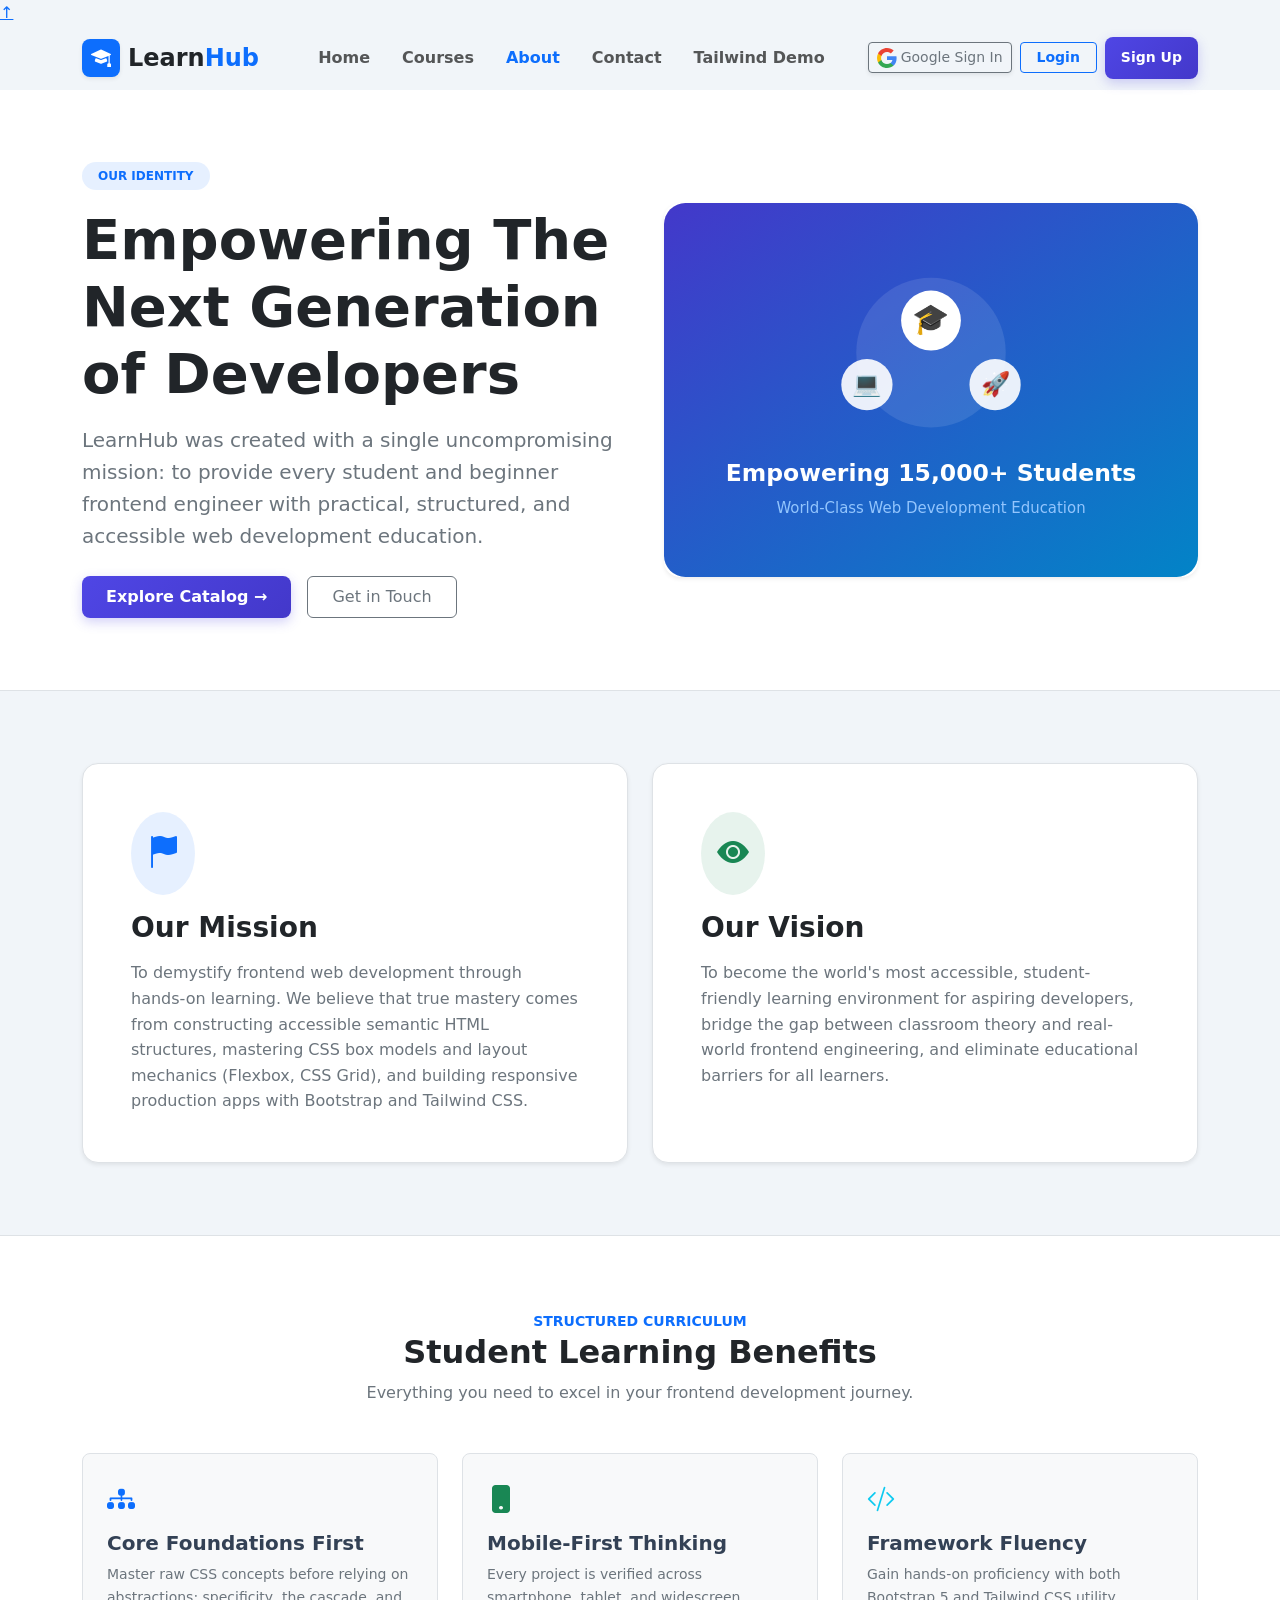
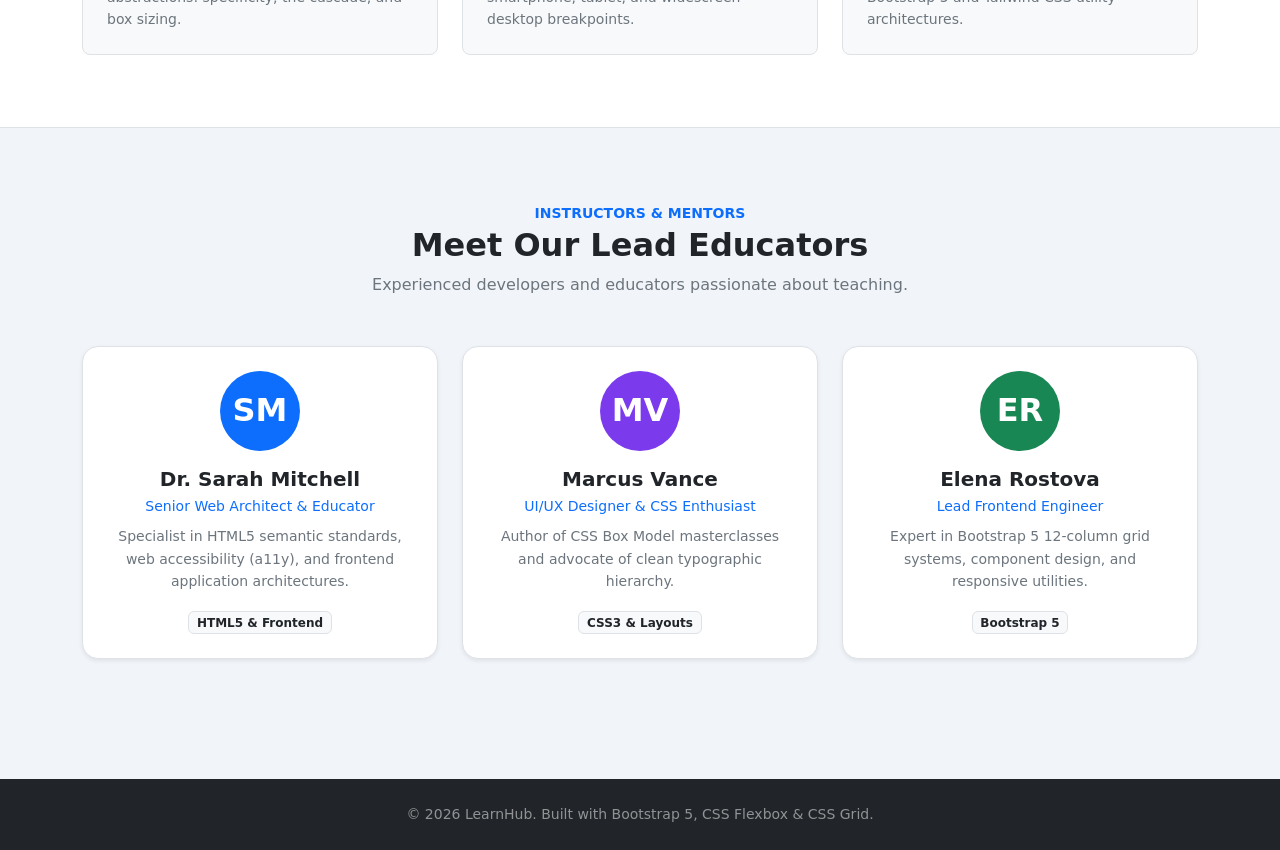
<file: about.html>
<!DOCTYPE html>
<html lang="en">
<head>
    <meta charset="UTF-8">
    <meta name="viewport" content="width=device-width, initial-scale=1.0">
    <title>About Us | LearnHub</title>
    
    <!-- Bootstrap 5 CSS -->
    <link href="https://cdn.jsdelivr.net/npm/bootstrap@5.3.3/dist/css/bootstrap.min.css" rel="stylesheet">
    <!-- Bootstrap Icons -->
    <link rel="stylesheet" href="https://cdn.jsdelivr.net/npm/bootstrap-icons@1.11.3/font/bootstrap-icons.min.css">
    <!-- Custom Style & Responsive CSS -->
    <link rel="stylesheet" href="css/style.css">
    <link rel="stylesheet" href="css/responsive.css">
</head>
<body>

    <!-- Back to Top Floating Button -->
    <a href="#page-top" class="fixed-back-to-top" title="Back to Top" aria-label="Back to Top">&uarr;</a>

    <!-- Sticky Navigation Bar -->
    <header id="page-top">
        <nav class="navbar navbar-expand-lg navbar-light sticky-navbar">
            <div class="container">
                <a class="navbar-brand d-flex align-items-center gap-2 fw-bold" href="index.html">
                    <span class="rounded-3 bg-primary text-white d-flex align-items-center justify-content-center shadow-sm" style="width: 38px; height: 38px;">
                        <i class="bi bi-mortarboard-fill fs-5"></i>
                    </span>
                    <span class="fs-4 text-dark">Learn<span class="text-primary">Hub</span></span>
                </a>

                <button class="navbar-toggler border-0" type="button" data-bs-toggle="collapse" data-bs-target="#navbarMain">
                    <span class="navbar-toggler-icon"></span>
                </button>

                <div class="collapse navbar-collapse" id="navbarMain">
                    <ul class="navbar-nav mx-auto mb-2 mb-lg-0 fw-semibold">
                        <li class="nav-item"><a class="nav-link px-3" href="index.html">Home</a></li>
                        <li class="nav-item"><a class="nav-link px-3" href="courses.html">Courses</a></li>
                        <li class="nav-item"><a class="nav-link px-3 active" href="about.html">About</a></li>
                        <li class="nav-item"><a class="nav-link px-3" href="contact.html">Contact</a></li>
                        <li class="nav-item"><a class="nav-link px-3" href="tailwind.html">Tailwind Demo</a></li>
                    </ul>

                    <div id="navbarAuthActions" class="d-flex align-items-center"></div>
                </div>
            </div>
        </nav>
    </header>

    <main>
        
        <!-- About Hero Section -->
        <section class="py-5 bg-white border-bottom">
            <div class="container py-4">
                <div class="row align-items-center g-5">
                    <div class="col-lg-6">
                        <span class="badge bg-primary bg-opacity-10 text-primary px-3 py-2 rounded-pill fw-bold text-uppercase mb-3">Our Identity</span>
                        <h1 class="display-4 fw-bold text-dark mb-3">Empowering The Next Generation of Developers</h1>
                        <p class="lead text-secondary mb-4">
                            LearnHub was created with a single uncompromising mission: to provide every student and beginner frontend engineer with practical, structured, and accessible web development education.
                        </p>
                        <div class="d-flex gap-3">
                            <a href="courses.html" class="btn btn-theme-primary px-4 py-2">Explore Catalog &rarr;</a>
                            <a href="contact.html" class="btn btn-outline-secondary px-4 py-2">Get in Touch</a>
                        </div>
                    </div>
                    <div class="col-lg-6 text-center">
                        <img src="assets/images/about-illustration.svg" alt="LearnHub educational team mission" class="img-fluid rounded-4 shadow-sm" style="max-height: 380px;">
                    </div>
                </div>
            </div>
        </section>

        <!-- Mission & Vision Section (CSS Flexbox & Cards) -->
        <section class="py-5">
            <div class="container py-4">
                <div class="row g-4">
                    <div class="col-md-6">
                        <div class="p-5 bg-white rounded-4 border shadow-sm h-100">
                            <div class="rounded-circle bg-primary bg-opacity-10 text-primary d-inline-flex align-items-center justify-content-center p-3 mb-3">
                                <i class="bi bi-flag-fill fs-2"></i>
                            </div>
                            <h2 class="h3 fw-bold text-dark mb-3">Our Mission</h2>
                            <p class="text-secondary mb-0">
                                To demystify frontend web development through hands-on learning. We believe that true mastery comes from constructing accessible semantic HTML structures, mastering CSS box models and layout mechanics (Flexbox, CSS Grid), and building responsive production apps with Bootstrap and Tailwind CSS.
                            </p>
                        </div>
                    </div>

                    <div class="col-md-6">
                        <div class="p-5 bg-white rounded-4 border shadow-sm h-100">
                            <div class="rounded-circle bg-success bg-opacity-10 text-success d-inline-flex align-items-center justify-content-center p-3 mb-3">
                                <i class="bi bi-eye-fill fs-2"></i>
                            </div>
                            <h2 class="h3 fw-bold text-dark mb-3">Our Vision</h2>
                            <p class="text-secondary mb-0">
                                To become the world's most accessible, student-friendly learning environment for aspiring developers, bridge the gap between classroom theory and real-world frontend engineering, and eliminate educational barriers for all learners.
                            </p>
                        </div>
                    </div>
                </div>
            </div>
        </section>

        <!-- Learning Benefits Section -->
        <section class="py-5 bg-white border-top border-bottom">
            <div class="container py-4">
                <div class="text-center max-w-700 mx-auto mb-5">
                    <span class="text-primary fw-bold text-uppercase small">Structured Curriculum</span>
                    <h2 class="h2 fw-bold text-dark mb-2">Student Learning Benefits</h2>
                    <p class="text-secondary">Everything you need to excel in your frontend development journey.</p>
                </div>

                <div class="row g-4">
                    <div class="col-md-4">
                        <div class="p-4 rounded-3 border bg-light h-100">
                            <i class="bi bi-diagram-3-fill text-primary fs-3 mb-2 d-block"></i>
                            <h4 class="h5 fw-bold mb-2">Core Foundations First</h4>
                            <p class="small text-secondary mb-0">Master raw CSS concepts before relying on abstractions: specificity, the cascade, and box sizing.</p>
                        </div>
                    </div>
                    <div class="col-md-4">
                        <div class="p-4 rounded-3 border bg-light h-100">
                            <i class="bi bi-phone-fill text-success fs-3 mb-2 d-block"></i>
                            <h4 class="h5 fw-bold mb-2">Mobile-First Thinking</h4>
                            <p class="small text-secondary mb-0">Every project is verified across smartphone, tablet, and widescreen desktop breakpoints.</p>
                        </div>
                    </div>
                    <div class="col-md-4">
                        <div class="p-4 rounded-3 border bg-light h-100">
                            <i class="bi bi-code-slash text-info fs-3 mb-2 d-block"></i>
                            <h4 class="h5 fw-bold mb-2">Framework Fluency</h4>
                            <p class="small text-secondary mb-0">Gain hands-on proficiency with both Bootstrap 5 and Tailwind CSS utility architectures.</p>
                        </div>
                    </div>
                </div>
            </div>
        </section>

        <!-- Team Section -->
        <section class="py-5">
            <div class="container py-4">
                <div class="text-center max-w-700 mx-auto mb-5">
                    <span class="text-primary fw-bold text-uppercase small">Instructors & Mentors</span>
                    <h2 class="h2 fw-bold text-dark mb-2">Meet Our Lead Educators</h2>
                    <p class="text-secondary">Experienced developers and educators passionate about teaching.</p>
                </div>

                <div class="row g-4">
                    <div class="col-md-4">
                        <div class="p-4 bg-white rounded-4 border shadow-sm text-center">
                            <div class="rounded-circle bg-primary text-white fs-2 fw-bold mx-auto mb-3 d-flex align-items-center justify-content-center" style="width: 80px; height: 80px;">
                                SM
                            </div>
                            <h4 class="h5 fw-bold text-dark mb-1">Dr. Sarah Mitchell</h4>
                            <p class="text-primary small mb-2">Senior Web Architect & Educator</p>
                            <p class="text-secondary small mb-3">Specialist in HTML5 semantic standards, web accessibility (a11y), and frontend application architectures.</p>
                            <span class="badge bg-light text-dark border">HTML5 & Frontend</span>
                        </div>
                    </div>

                    <div class="col-md-4">
                        <div class="p-4 bg-white rounded-4 border shadow-sm text-center">
                            <div class="rounded-circle bg-purple text-white fs-2 fw-bold mx-auto mb-3 d-flex align-items-center justify-content-center" style="width: 80px; height: 80px; background-color: #7c3aed;">
                                MV
                            </div>
                            <h4 class="h5 fw-bold text-dark mb-1">Marcus Vance</h4>
                            <p class="text-primary small mb-2">UI/UX Designer & CSS Enthusiast</p>
                            <p class="text-secondary small mb-3">Author of CSS Box Model masterclasses and advocate of clean typographic hierarchy.</p>
                            <span class="badge bg-light text-dark border">CSS3 & Layouts</span>
                        </div>
                    </div>

                    <div class="col-md-4">
                        <div class="p-4 bg-white rounded-4 border shadow-sm text-center">
                            <div class="rounded-circle bg-success text-white fs-2 fw-bold mx-auto mb-3 d-flex align-items-center justify-content-center" style="width: 80px; height: 80px;">
                                ER
                            </div>
                            <h4 class="h5 fw-bold text-dark mb-1">Elena Rostova</h4>
                            <p class="text-primary small mb-2">Lead Frontend Engineer</p>
                            <p class="text-secondary small mb-3">Expert in Bootstrap 5 12-column grid systems, component design, and responsive utilities.</p>
                            <span class="badge bg-light text-dark border">Bootstrap 5</span>
                        </div>
                    </div>
                </div>
            </div>
        </section>

    </main>

    <!-- Semantic Footer -->
    <footer class="bg-dark text-white-50 py-4 mt-5">
        <div class="container text-center small">
            <p class="mb-0">&copy; 2026 LearnHub. Built with Bootstrap 5, CSS Flexbox & CSS Grid.</p>
        </div>
    </footer>

    <!-- Bootstrap 5 JS Bundle -->
    <script src="https://cdn.jsdelivr.net/npm/bootstrap@5.3.3/dist/js/bootstrap.bundle.min.js"></script>
    
    <!-- Application Scripts -->
    <script src="js/courses.js"></script>
    <script src="js/auth.js"></script>
    <script src="js/main.js"></script>
</body>
</html>
</file>
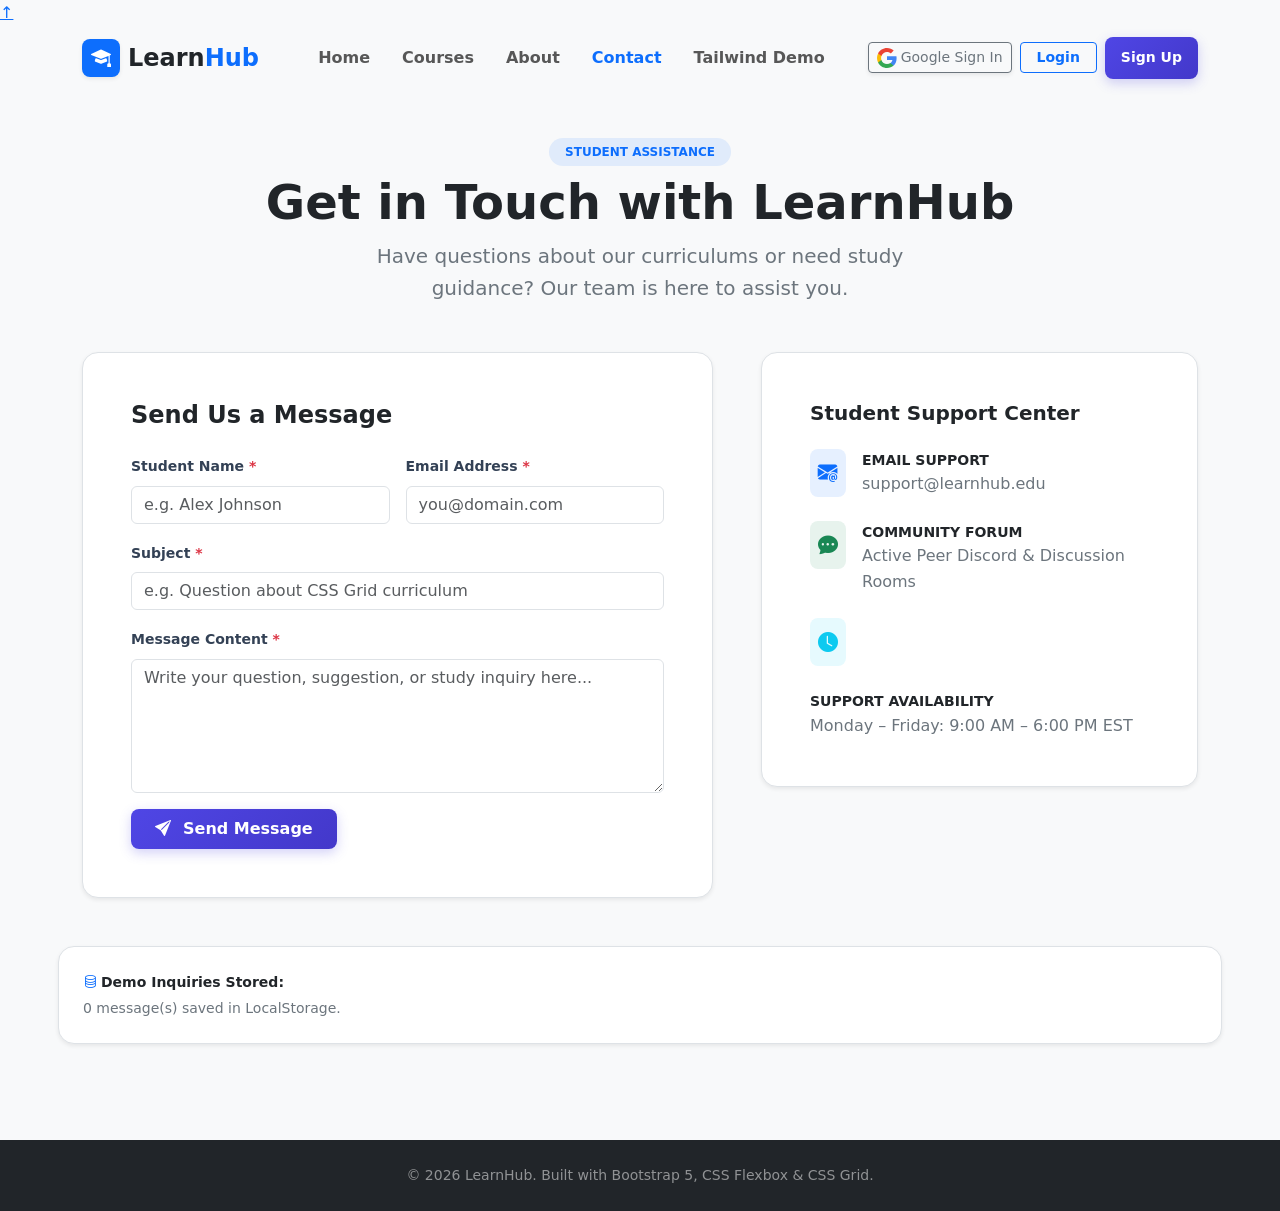
<file: contact.html>
<!DOCTYPE html>
<html lang="en">
<head>
    <meta charset="UTF-8">
    <meta name="viewport" content="width=device-width, initial-scale=1.0">
    <title>Contact Support | LearnHub</title>
    
    <!-- Bootstrap 5 CSS -->
    <link href="https://cdn.jsdelivr.net/npm/bootstrap@5.3.3/dist/css/bootstrap.min.css" rel="stylesheet">
    <!-- Bootstrap Icons -->
    <link rel="stylesheet" href="https://cdn.jsdelivr.net/npm/bootstrap-icons@1.11.3/font/bootstrap-icons.min.css">
    <!-- Custom Style & Responsive CSS -->
    <link rel="stylesheet" href="css/style.css">
    <link rel="stylesheet" href="css/responsive.css">
</head>
<body class="bg-light">

    <!-- Back to Top Floating Button -->
    <a href="#page-top" class="fixed-back-to-top" title="Back to Top" aria-label="Back to Top">&uarr;</a>

    <!-- Sticky Navigation Bar -->
    <header id="page-top">
        <nav class="navbar navbar-expand-lg navbar-light sticky-navbar">
            <div class="container">
                <a class="navbar-brand d-flex align-items-center gap-2 fw-bold" href="index.html">
                    <span class="rounded-3 bg-primary text-white d-flex align-items-center justify-content-center shadow-sm" style="width: 38px; height: 38px;">
                        <i class="bi bi-mortarboard-fill fs-5"></i>
                    </span>
                    <span class="fs-4 text-dark">Learn<span class="text-primary">Hub</span></span>
                </a>

                <button class="navbar-toggler border-0" type="button" data-bs-toggle="collapse" data-bs-target="#navbarMain">
                    <span class="navbar-toggler-icon"></span>
                </button>

                <div class="collapse navbar-collapse" id="navbarMain">
                    <ul class="navbar-nav mx-auto mb-2 mb-lg-0 fw-semibold">
                        <li class="nav-item"><a class="nav-link px-3" href="index.html">Home</a></li>
                        <li class="nav-item"><a class="nav-link px-3" href="courses.html">Courses</a></li>
                        <li class="nav-item"><a class="nav-link px-3" href="about.html">About</a></li>
                        <li class="nav-item"><a class="nav-link px-3 active text-primary" href="contact.html">Contact</a></li>
                        <li class="nav-item"><a class="nav-link px-3" href="tailwind.html">Tailwind Demo</a></li>
                    </ul>

                    <div id="navbarAuthActions" class="d-flex align-items-center"></div>
                </div>
            </div>
        </nav>
    </header>

    <main class="py-5">
        <div class="container">
            
            <div class="text-center mb-5">
                <span class="badge bg-primary bg-opacity-10 text-primary px-3 py-2 rounded-pill fw-bold text-uppercase mb-2">Student Assistance</span>
                <h1 class="display-5 fw-bold text-dark">Get in Touch with LearnHub</h1>
                <p class="text-secondary lead mx-auto" style="max-width: 600px;">
                    Have questions about our curriculums or need study guidance? Our team is here to assist you.
                </p>
            </div>

            <div class="row g-5">
                
                <!-- Contact Form (Left 7 Cols) -->
                <div class="col-lg-7">
                    <div class="p-4 p-md-5 bg-white rounded-4 border shadow-sm">
                        <h2 class="h4 fw-bold text-dark mb-4">Send Us a Message</h2>

                        <div id="contactSuccessAlert" class="alert alert-success d-none mb-4">
                            <i class="bi bi-check-circle-fill me-2"></i>
                            <strong>Message Received!</strong> Thank you for contacting LearnHub. Your message has been saved in LocalStorage.
                        </div>

                        <form id="contactForm" novalidate>
                            <div class="row g-3">
                                
                                <div class="col-md-6">
                                    <label for="contactName" class="form-label fw-semibold small">Student Name <span class="text-danger">*</span></label>
                                    <input type="text" class="form-control" id="contactName" placeholder="e.g. Alex Johnson" required>
                                    <div class="invalid-feedback small">Please provide your name.</div>
                                </div>

                                <div class="col-md-6">
                                    <label for="contactEmail" class="form-label fw-semibold small">Email Address <span class="text-danger">*</span></label>
                                    <input type="email" class="form-control" id="contactEmail" placeholder="you@domain.com" required>
                                    <div class="invalid-feedback small">Please enter a valid email.</div>
                                </div>

                                <div class="col-12">
                                    <label for="contactSubject" class="form-label fw-semibold small">Subject <span class="text-danger">*</span></label>
                                    <input type="text" class="form-control" id="contactSubject" placeholder="e.g. Question about CSS Grid curriculum" required>
                                    <div class="invalid-feedback small">Please provide a message subject.</div>
                                </div>

                                <div class="col-12">
                                    <label for="contactMessage" class="form-label fw-semibold small">Message Content <span class="text-danger">*</span></label>
                                    <textarea class="form-control" id="contactMessage" rows="5" placeholder="Write your question, suggestion, or study inquiry here..." required></textarea>
                                    <div class="invalid-feedback small">Please enter your message (at least 10 characters).</div>
                                </div>

                                <div class="col-12">
                                    <button type="submit" class="btn btn-theme-primary px-4 py-2 fw-semibold">
                                        <i class="bi bi-send-fill me-1"></i> Send Message
                                    </button>
                                </div>

                            </div>
                        </form>
                    </div>
                </div>

                <!-- Contact Info Sidebar (Right 5 Cols) -->
                <div class="col-lg-5">
                    <div class="p-4 p-md-5 bg-white rounded-4 border shadow-sm mb-4">
                        <h3 class="h5 fw-bold text-dark mb-4">Student Support Center</h3>

                        <div class="d-flex flex-column gap-4">
                            <div class="d-flex align-items-start gap-3">
                                <span class="rounded-3 bg-primary bg-opacity-10 text-primary p-2 fs-5">
                                    <i class="bi bi-envelope-at-fill"></i>
                                </span>
                                <div>
                                    <strong class="d-block text-dark small text-uppercase">Email Support</strong>
                                    <a href="mailto:support@learnhub.edu" class="text-secondary text-decoration-none">support@learnhub.edu</a>
                                </div>
                            </div>

                            <div class="d-flex align-items-start gap-3">
                                <span class="rounded-3 bg-success bg-opacity-10 text-success p-2 fs-5">
                                    <i class="bi bi-chat-dots-fill"></i>
                                </span>
                                <div>
                                    <strong class="d-block text-dark small text-uppercase">Community Forum</strong>
                                    <span class="text-secondary">Active Peer Discord & Discussion Rooms</span>
                                </div>
                            </div>

                            <div class="d-flex align-items-start gap-3">
                                <span class="rounded-3 bg-info bg-opacity-10 text-info p-2 fs-5">
                                    <i class="bi bi-clock-fill"></i>
                                </div>
                                <div>
                                    <strong class="d-block text-dark small text-uppercase">Support Availability</strong>
                                    <span class="text-secondary">Monday – Friday: 9:00 AM – 6:00 PM EST</span>
                                </div>
                            </div>
                        </div>
                    </div>

                    <!-- LocalStorage Messages Counter Widget -->
                    <div class="p-4 bg-white rounded-4 border shadow-sm text-secondary small">
                        <strong class="text-dark d-block mb-1"><i class="bi bi-database me-1 text-primary"></i>Demo Inquiries Stored:</strong>
                        <span id="savedMessagesCount">Checking demo messages...</span>
                    </div>
                </div>

            </div>

        </div>
    </main>

    <!-- Semantic Footer -->
    <footer class="bg-dark text-white-50 py-4 mt-5">
        <div class="container text-center small">
            <p class="mb-0">&copy; 2026 LearnHub. Built with Bootstrap 5, CSS Flexbox & CSS Grid.</p>
        </div>
    </footer>

    <!-- Bootstrap 5 JS Bundle -->
    <script src="https://cdn.jsdelivr.net/npm/bootstrap@5.3.3/dist/js/bootstrap.bundle.min.js"></script>
    
    <!-- Application Scripts -->
    <script src="js/courses.js"></script>
    <script src="js/auth.js"></script>
    <script src="js/main.js"></script>
    <script>
        document.addEventListener("DOMContentLoaded", () => {
            const form = document.getElementById("contactForm");
            const alertBox = document.getElementById("contactSuccessAlert");
            const countBox = document.getElementById("savedMessagesCount");

            function updateMsgCount() {
                try {
                    const stored = JSON.parse(localStorage.getItem(STORAGE_KEYS.CONTACT_MESSAGES) || "[]");
                    countBox.textContent = `${stored.length} message(s) saved in LocalStorage.`;
                } catch(e) {
                    countBox.textContent = `0 messages in LocalStorage.`;
                }
            }
            updateMsgCount();

            form.addEventListener("submit", (e) => {
                e.preventDefault();
                alertBox.classList.add("d-none");

                const name = document.getElementById("contactName").value.trim();
                const email = document.getElementById("contactEmail").value.trim();
                const subject = document.getElementById("contactSubject").value.trim();
                const message = document.getElementById("contactMessage").value.trim();

                if (!name || !email || !email.includes("@") || !subject || message.length < 10) {
                    showToast("Please fill in all fields with valid information.", "danger");
                    return;
                }

                // Save to LocalStorage
                const stored = JSON.parse(localStorage.getItem(STORAGE_KEYS.CONTACT_MESSAGES) || "[]");
                stored.push({
                    name,
                    email,
                    subject,
                    message,
                    date: new Date().toLocaleString()
                });
                localStorage.setItem(STORAGE_KEYS.CONTACT_MESSAGES, JSON.stringify(stored));

                alertBox.classList.remove("d-none");
                form.reset();
                updateMsgCount();
                showToast("Your inquiry has been submitted successfully!", "success");
            });
        });
    </script>
</body>
</html>
</file>
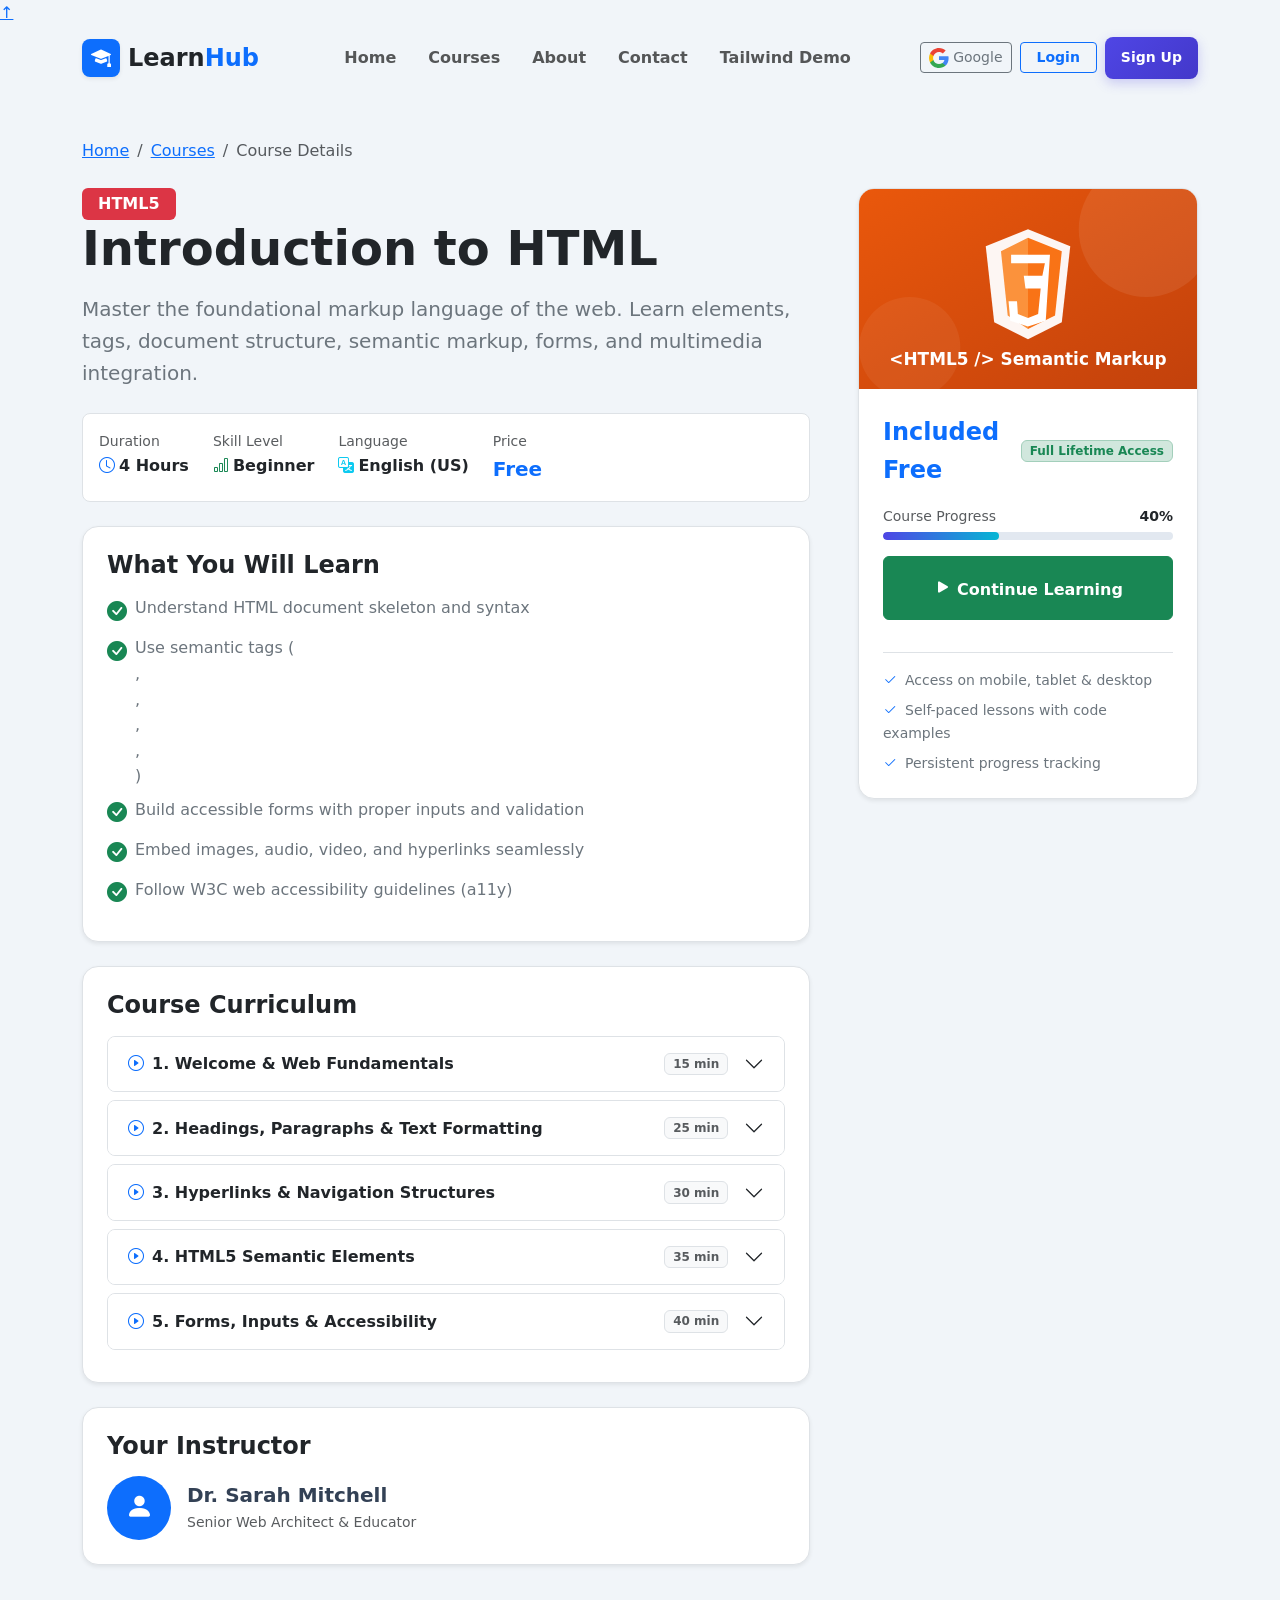
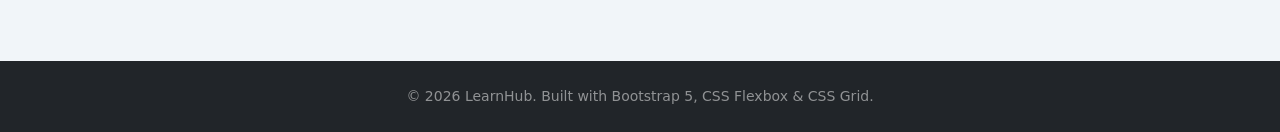
<file: course-details.html>
<!DOCTYPE html>
<html lang="en">
<head>
    <meta charset="UTF-8">
    <meta name="viewport" content="width=device-width, initial-scale=1.0">
    <title>Course Details | LearnHub</title>
    
    <!-- Bootstrap 5 CSS -->
    <link href="https://cdn.jsdelivr.net/npm/bootstrap@5.3.3/dist/css/bootstrap.min.css" rel="stylesheet">
    <!-- Bootstrap Icons -->
    <link rel="stylesheet" href="https://cdn.jsdelivr.net/npm/bootstrap-icons@1.11.3/font/bootstrap-icons.min.css">
    <!-- Custom Style & Responsive CSS -->
    <link rel="stylesheet" href="css/style.css">
    <link rel="stylesheet" href="css/responsive.css">
</head>
<body>

    <!-- Back to Top Floating Button -->
    <a href="#page-top" class="fixed-back-to-top" title="Back to Top" aria-label="Back to Top">&uarr;</a>

    <!-- Sticky Navigation Bar -->
    <header id="page-top">
        <nav class="navbar navbar-expand-lg navbar-light sticky-navbar">
            <div class="container">
                <a class="navbar-brand d-flex align-items-center gap-2 fw-bold" href="index.html">
                    <span class="rounded-3 bg-primary text-white d-flex align-items-center justify-content-center shadow-sm" style="width: 38px; height: 38px;">
                        <i class="bi bi-mortarboard-fill fs-5"></i>
                    </span>
                    <span class="fs-4 text-dark">Learn<span class="text-primary">Hub</span></span>
                </a>

                <button class="navbar-toggler border-0" type="button" data-bs-toggle="collapse" data-bs-target="#navbarMain">
                    <span class="navbar-toggler-icon"></span>
                </button>

                <div class="collapse navbar-collapse" id="navbarMain">
                    <ul class="navbar-nav mx-auto mb-2 mb-lg-0 fw-semibold">
                        <li class="nav-item"><a class="nav-link px-3" href="index.html">Home</a></li>
                        <li class="nav-item"><a class="nav-link px-3 active" href="courses.html">Courses</a></li>
                        <li class="nav-item"><a class="nav-link px-3" href="about.html">About</a></li>
                        <li class="nav-item"><a class="nav-link px-3" href="contact.html">Contact</a></li>
                        <li class="nav-item"><a class="nav-link px-3" href="tailwind.html">Tailwind Demo</a></li>
                    </ul>

                    <div id="navbarAuthActions" class="d-flex align-items-center"></div>
                </div>
            </div>
        </nav>
    </header>

    <main class="py-5" id="courseDetailsContainer">
        <div class="container">

            <!-- Breadcrumb Navigation -->
            <nav aria-label="breadcrumb" class="mb-4">
                <ol class="breadcrumb">
                    <li class="breadcrumb-item"><a href="index.html">Home</a></li>
                    <li class="breadcrumb-item"><a href="courses.html">Courses</a></li>
                    <li class="breadcrumb-item active" aria-current="page" id="detailBreadcrumb">Course Details</li>
                </ol>
            </nav>

            <div class="row g-5">
                
                <!-- Main Course Information (Left 8 Cols) -->
                <div class="col-lg-8">
                    
                    <div class="mb-4">
                        <span id="detailBadge" class="badge bg-primary fs-6 px-3 py-2 mb-2">Category</span>
                        <h1 class="display-5 fw-bold text-dark mb-3" id="detailTitle">Course Title</h1>
                        <p class="lead text-secondary" id="detailDescription">Course Description</p>
                    </div>

                    <!-- Meta specs bar -->
                    <div class="d-flex gap-4 p-3 bg-white rounded-3 border mb-4 flex-wrap">
                        <div>
                            <small class="text-muted d-block">Duration</small>
                            <strong class="text-dark"><i class="bi bi-clock me-1 text-primary"></i><span id="detailDuration">--</span></strong>
                        </div>
                        <div>
                            <small class="text-muted d-block">Skill Level</small>
                            <strong class="text-dark"><i class="bi bi-bar-chart me-1 text-success"></i><span id="detailLevel">--</span></strong>
                        </div>
                        <div>
                            <small class="text-muted d-block">Language</small>
                            <strong class="text-dark"><i class="bi bi-translate me-1 text-info"></i>English (US)</strong>
                        </div>
                        <div>
                            <small class="text-muted d-block">Price</small>
                            <strong class="text-primary fs-5" id="detailPrice">--</strong>
                        </div>
                    </div>

                    <!-- Learning Objectives -->
                    <div class="p-4 bg-white rounded-4 border mb-4 shadow-sm">
                        <h3 class="h4 fw-bold text-dark mb-3">What You Will Learn</h3>
                        <ul class="list-unstyled mb-0" id="detailObjectives">
                            <!-- Populated dynamically -->
                        </ul>
                    </div>

                    <!-- Curriculum Accordion -->
                    <div class="p-4 bg-white rounded-4 border mb-4 shadow-sm">
                        <h3 class="h4 fw-bold text-dark mb-3">Course Curriculum</h3>
                        <div class="accordion" id="detailCurriculum">
                            <!-- Populated dynamically -->
                        </div>
                    </div>

                    <!-- Instructor Info Card -->
                    <div class="p-4 bg-white rounded-4 border shadow-sm">
                        <h3 class="h4 fw-bold text-dark mb-3">Your Instructor</h3>
                        <div class="d-flex align-items-center gap-3">
                            <span class="rounded-circle bg-primary text-white d-flex align-items-center justify-content-center fs-3 fw-bold" style="width: 64px; height: 64px;">
                                <i class="bi bi-person-fill"></i>
                            </span>
                            <div>
                                <h4 class="h5 fw-bold mb-1" id="detailInstructor">Instructor Name</h4>
                                <p class="text-muted small mb-0" id="detailInstructorTitle">Instructor Title</p>
                            </div>
                        </div>
                    </div>

                </div>

                <!-- Sticky Sidebar Card (Right 4 Cols) -->
                <div class="col-lg-4">
                    <div class="card border rounded-4 shadow-sm overflow-hidden sticky-top" style="top: 100px;">
                        <img id="detailImage" src="assets/images/html-course.svg" alt="Course banner" class="card-img-top" style="height: 200px; object-fit: cover;">
                        
                        <div class="card-body p-4">
                            <div class="d-flex justify-content-between align-items-center mb-3">
                                <span class="fs-4 fw-bold text-primary" id="detailSidebarPrice">Included Free</span>
                                <span class="badge bg-success-subtle text-success border border-success-subtle px-2 py-1">Full Lifetime Access</span>
                            </div>

                            <!-- Dynamic Enroll / Continue Learning Button -->
                            <div id="detailActionBtnContainer"></div>

                            <ul class="list-unstyled small text-secondary mt-4 pt-3 border-top d-flex flex-column gap-2 mb-0">
                                <li><i class="bi bi-check2 text-primary me-2"></i>Access on mobile, tablet & desktop</li>
                                <li><i class="bi bi-check2 text-primary me-2"></i>Self-paced lessons with code examples</li>
                                <li><i class="bi bi-check2 text-primary me-2"></i>Persistent progress tracking</li>
                            </ul>
                        </div>
                    </div>
                </div>

            </div>

        </div>
    </main>

    <!-- Semantic Footer -->
    <footer class="bg-dark text-white-50 py-4 mt-5">
        <div class="container text-center small">
            <p class="mb-0">&copy; 2026 LearnHub. Built with Bootstrap 5, CSS Flexbox & CSS Grid.</p>
        </div>
    </footer>

    <!-- Bootstrap 5 JS Bundle -->
    <script src="https://cdn.jsdelivr.net/npm/bootstrap@5.3.3/dist/js/bootstrap.bundle.min.js"></script>
    
    <!-- Application Scripts -->
    <script src="js/courses.js"></script>
    <script src="js/auth.js"></script>
    <script src="js/main.js"></script>
    <script src="js/course.js"></script>
    <script>
        document.addEventListener("DOMContentLoaded", () => {
            initCourseDetailsPage();
        });
    </script>
</body>
</html>
</file>
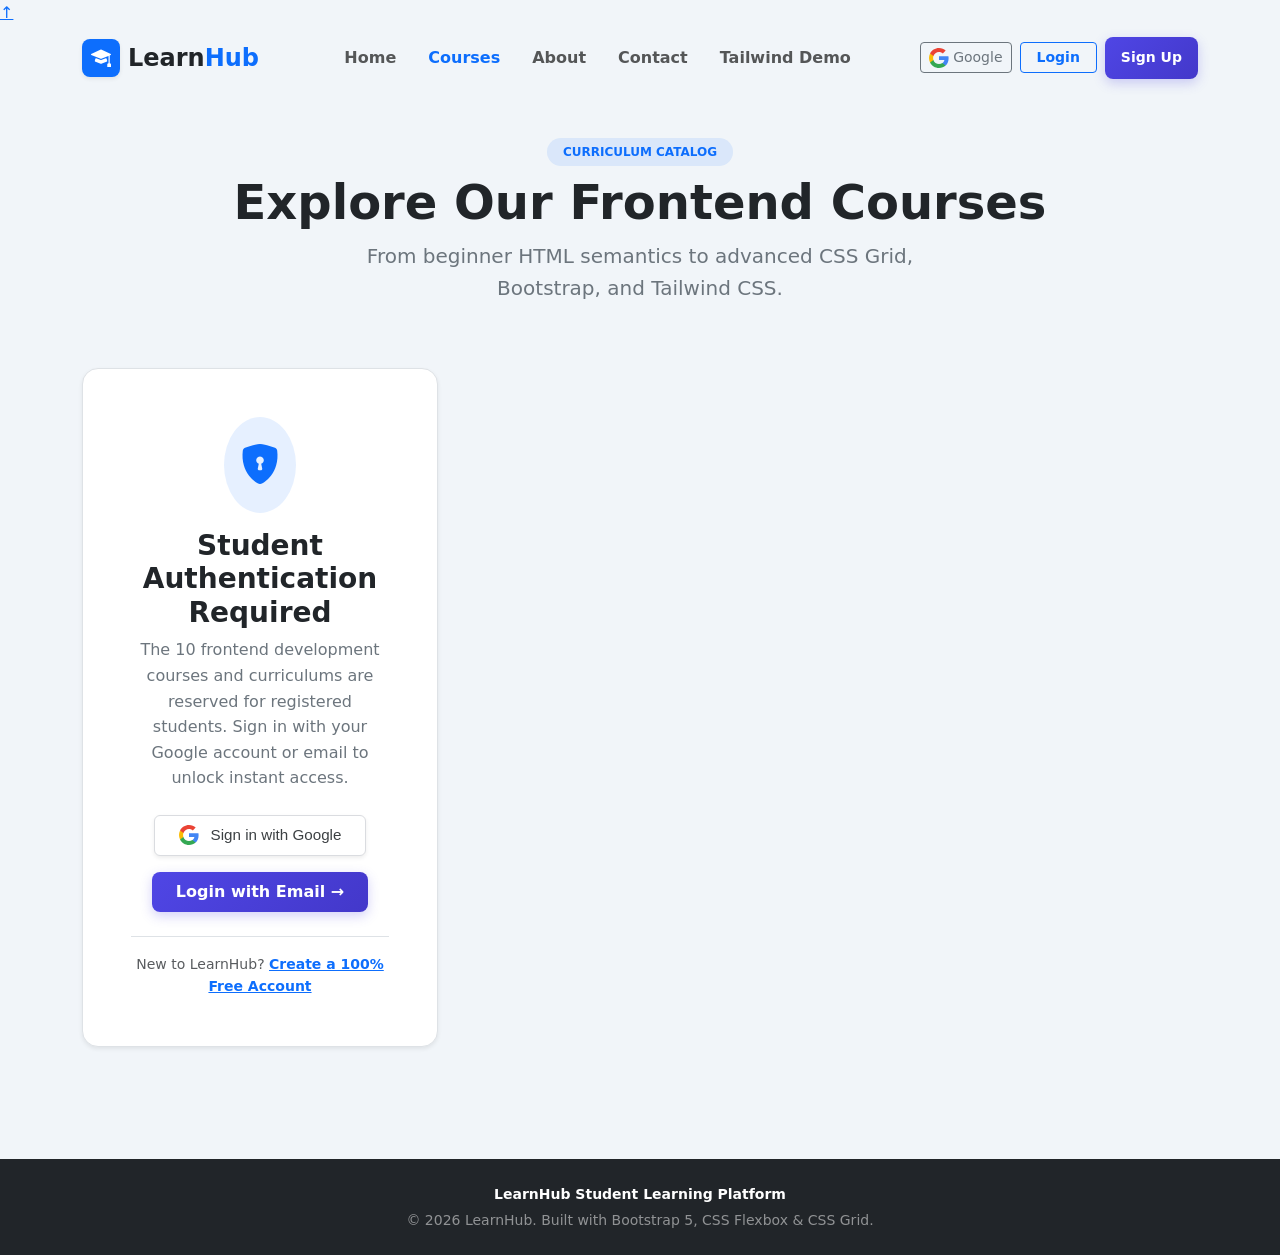
<file: courses.html>
<!DOCTYPE html>
<html lang="en">
<head>
    <meta charset="UTF-8">
    <meta name="viewport" content="width=device-width, initial-scale=1.0">
    <title>All Courses Catalog | LearnHub</title>
    
    <!-- Bootstrap 5 CSS -->
    <link href="https://cdn.jsdelivr.net/npm/bootstrap@5.3.3/dist/css/bootstrap.min.css" rel="stylesheet">
    <!-- Bootstrap Icons -->
    <link rel="stylesheet" href="https://cdn.jsdelivr.net/npm/bootstrap-icons@1.11.3/font/bootstrap-icons.min.css">
    <!-- Custom Style & Responsive CSS -->
    <link rel="stylesheet" href="css/style.css">
    <link rel="stylesheet" href="css/responsive.css">
    <!-- Google Identity Services -->
    <script src="https://accounts.google.com/gsi/client" async defer></script>
</head>
<body>

    <!-- Back to Top Floating Button -->
    <a href="#page-top" class="fixed-back-to-top" title="Back to Top" aria-label="Back to Top">&uarr;</a>

    <!-- Sticky Navigation Bar -->
    <header id="page-top">
        <nav class="navbar navbar-expand-lg navbar-light sticky-navbar">
            <div class="container">
                <a class="navbar-brand d-flex align-items-center gap-2 fw-bold" href="index.html">
                    <span class="rounded-3 bg-primary text-white d-flex align-items-center justify-content-center shadow-sm" style="width: 38px; height: 38px;">
                        <i class="bi bi-mortarboard-fill fs-5"></i>
                    </span>
                    <span class="fs-4 text-dark">Learn<span class="text-primary">Hub</span></span>
                </a>

                <button class="navbar-toggler border-0" type="button" data-bs-toggle="collapse" data-bs-target="#navbarMain" aria-controls="navbarMain" aria-expanded="false" aria-label="Toggle navigation">
                    <span class="navbar-toggler-icon"></span>
                </button>

                <div class="collapse navbar-collapse" id="navbarMain">
                    <ul class="navbar-nav mx-auto mb-2 mb-lg-0 fw-semibold">
                        <li class="nav-item"><a class="nav-link px-3" href="index.html">Home</a></li>
                        <li class="nav-item"><a class="nav-link px-3 active" href="courses.html">Courses</a></li>
                        <li class="nav-item"><a class="nav-link px-3" href="about.html">About</a></li>
                        <li class="nav-item"><a class="nav-link px-3" href="contact.html">Contact</a></li>
                        <li class="nav-item"><a class="nav-link px-3" href="tailwind.html">Tailwind Demo</a></li>
                    </ul>

                    <div id="navbarAuthActions" class="d-flex align-items-center">
                        <a href="login.html" class="btn btn-outline-primary px-3 fw-semibold me-2">Login</a>
                        <a href="signup.html" class="btn btn-theme-primary px-3 fw-semibold">Sign Up</a>
                    </div>
                </div>
            </div>
        </nav>
    </header>

    <main class="py-5">
        <div class="container">
            
            <!-- Page Header -->
            <div class="text-center mb-5">
                <span class="badge bg-primary bg-opacity-10 text-primary px-3 py-2 rounded-pill fw-bold text-uppercase mb-2">Curriculum Catalog</span>
                <h1 class="display-5 fw-bold text-dark">Explore Our Frontend Courses</h1>
                <p class="text-secondary lead mx-auto" style="max-width: 600px;">
                    From beginner HTML semantics to advanced CSS Grid, Bootstrap, and Tailwind CSS.
                </p>
            </div>

            <!-- Search Box & Filter Controls -->
            <div class="p-4 bg-white rounded-4 border shadow-sm mb-5">
                <div class="row g-3 align-items-center">
                    
                    <!-- Search Input -->
                    <div class="col-lg-5">
                        <div class="input-group">
                            <span class="input-group-text bg-light border-end-0"><i class="bi bi-search text-muted"></i></span>
                            <input type="text" id="courseSearchInput" class="form-control border-start-0" placeholder="Search courses by title, instructor, or topic...">
                        </div>
                    </div>

                    <!-- Category Filter Pills -->
                    <div class="col-lg-7">
                        <div class="filter-pills-container d-flex flex-wrap gap-2 justify-content-lg-end">
                            <button class="filter-pill active" data-category="all">All Courses</button>
                            <button class="filter-pill" data-category="html">HTML</button>
                            <button class="filter-pill" data-category="css">CSS</button>
                            <button class="filter-pill" data-category="bootstrap">Bootstrap</button>
                            <button class="filter-pill" data-category="javascript">JavaScript</button>
                            <button class="filter-pill" data-category="tailwind">Tailwind CSS</button>
                        </div>
                    </div>

                </div>

                <div class="d-flex justify-content-between align-items-center mt-3 pt-3 border-top small text-muted">
                    <span id="resultsCount">Showing 10 courses</span>
                    <span><i class="bi bi-shield-check text-success me-1"></i>100% Free & Open Access Curriculums</span>
                </div>
            </div>

            <!-- Courses Grid: Responsive 3-4 Columns on Desktop, 2 on Tablet, 1 on Mobile -->
            <div class="row row-cols-1 row-cols-md-2 row-cols-lg-3 g-4" id="coursesGrid">
                <!-- Dynamically rendered via course.js -->
            </div>

        </div>
    </main>

    <!-- Semantic Footer -->
    <footer class="bg-dark text-white-50 py-4 mt-5">
        <div class="container text-center small">
            <p class="mb-1 text-white fw-semibold">LearnHub Student Learning Platform</p>
            <p class="mb-0">&copy; 2026 LearnHub. Built with Bootstrap 5, CSS Flexbox & CSS Grid.</p>
        </div>
    </footer>

    <!-- Bootstrap 5 JS Bundle -->
    <script src="https://cdn.jsdelivr.net/npm/bootstrap@5.3.3/dist/js/bootstrap.bundle.min.js"></script>
    
    <!-- Application Scripts -->
    <script src="js/courses.js"></script>
    <script src="js/auth.js"></script>
    <script src="js/main.js"></script>
    <script src="js/course.js"></script>
    <script>
        document.addEventListener("DOMContentLoaded", () => {
            initCoursesPage();
        });
    </script>
</body>
</html>
</file>
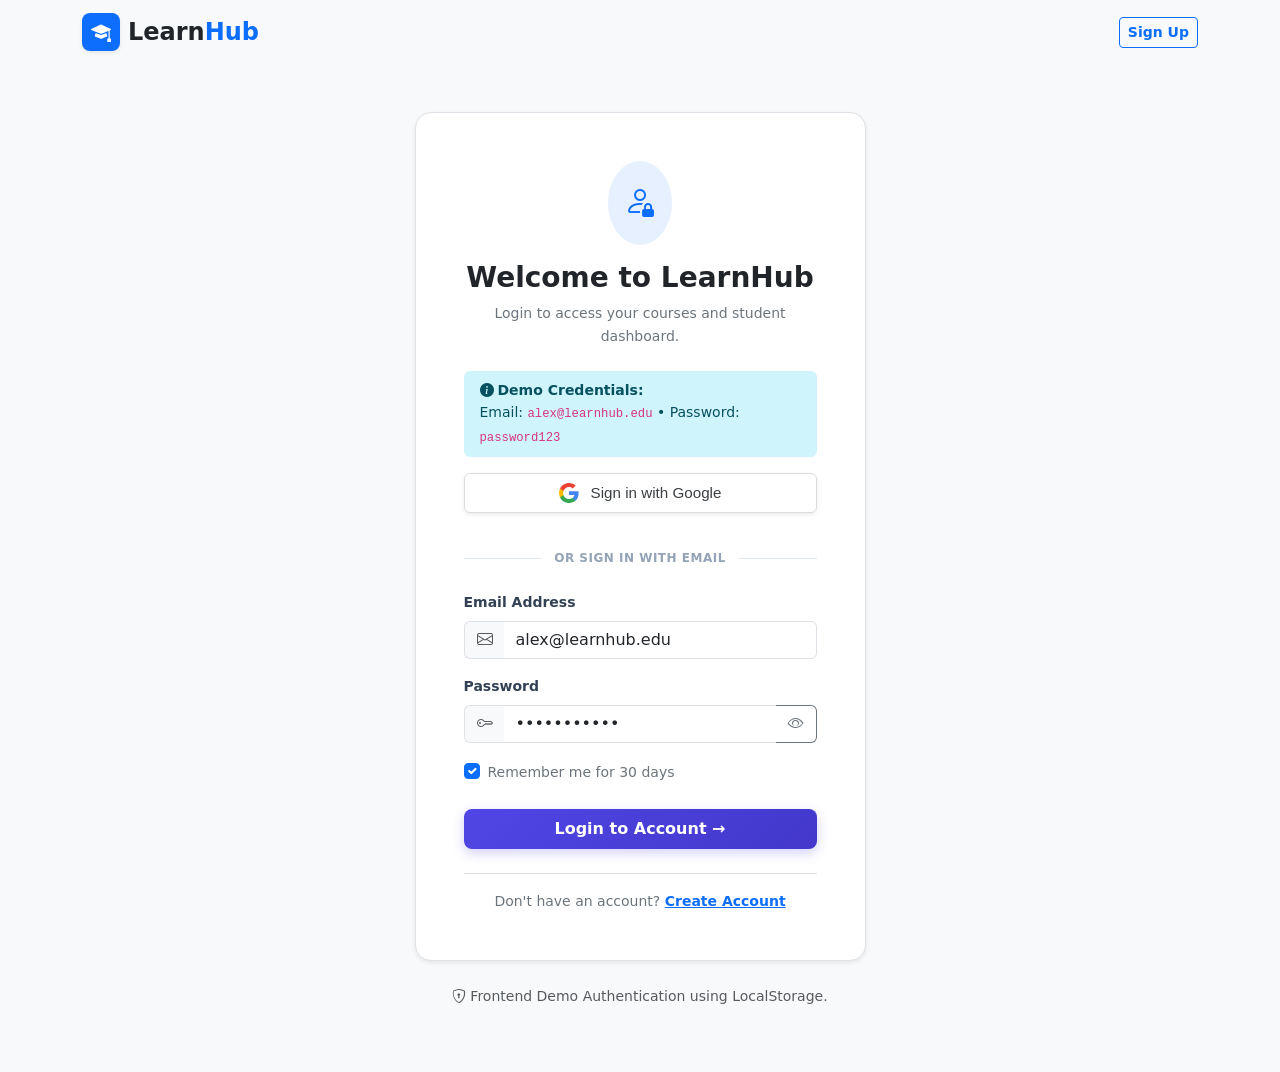
<file: dashboard.html>
<!DOCTYPE html>
<html lang="en">
<head>
    <meta charset="UTF-8">
    <meta name="viewport" content="width=device-width, initial-scale=1.0">
    <title>Student Dashboard | LearnHub</title>
    
    <!-- Bootstrap 5 CSS -->
    <link href="https://cdn.jsdelivr.net/npm/bootstrap@5.3.3/dist/css/bootstrap.min.css" rel="stylesheet">
    <!-- Bootstrap Icons -->
    <link rel="stylesheet" href="https://cdn.jsdelivr.net/npm/bootstrap-icons@1.11.3/font/bootstrap-icons.min.css">
    <!-- Custom Style & Responsive CSS -->
    <link rel="stylesheet" href="css/style.css">
    <link rel="stylesheet" href="css/responsive.css">
</head>
<body class="bg-light">

    <!-- Back to Top Floating Button -->
    <a href="#page-top" class="fixed-back-to-top" title="Back to Top" aria-label="Back to Top">&uarr;</a>

    <!-- Sticky Navigation Bar -->
    <header id="page-top">
        <nav class="navbar navbar-expand-lg navbar-light sticky-navbar">
            <div class="container">
                <a class="navbar-brand d-flex align-items-center gap-2 fw-bold" href="index.html">
                    <span class="rounded-3 bg-primary text-white d-flex align-items-center justify-content-center shadow-sm" style="width: 38px; height: 38px;">
                        <i class="bi bi-mortarboard-fill fs-5"></i>
                    </span>
                    <span class="fs-4 text-dark">Learn<span class="text-primary">Hub</span></span>
                </a>

                <button class="navbar-toggler border-0" type="button" data-bs-toggle="collapse" data-bs-target="#navbarMain">
                    <span class="navbar-toggler-icon"></span>
                </button>

                <div class="collapse navbar-collapse" id="navbarMain">
                    <ul class="navbar-nav mx-auto mb-2 mb-lg-0 fw-semibold">
                        <li class="nav-item"><a class="nav-link px-3" href="index.html">Home</a></li>
                        <li class="nav-item"><a class="nav-link px-3" href="courses.html">Courses</a></li>
                        <li class="nav-item"><a class="nav-link px-3 active text-primary" href="dashboard.html">Dashboard</a></li>
                        <li class="nav-item"><a class="nav-link px-3" href="about.html">About</a></li>
                        <li class="nav-item"><a class="nav-link px-3" href="contact.html">Contact</a></li>
                        <li class="nav-item"><a class="nav-link px-3" href="tailwind.html">Tailwind Demo</a></li>
                    </ul>

                    <div id="navbarAuthActions" class="d-flex align-items-center"></div>
                </div>
            </div>
        </nav>
    </header>

    <main class="py-5">
        <div class="container">
            
            <!-- Student Welcome Banner -->
            <div class="p-4 p-md-5 rounded-4 text-white gradient-banner mb-5 shadow-sm">
                <div class="row align-items-center g-4">
                    <div class="col-lg-8">
                        <span class="badge bg-white text-primary px-3 py-1 rounded-pill fw-bold text-uppercase mb-2">Student Study Desk</span>
                        <h1 class="display-5 fw-bold mb-2">Welcome Back, <span id="studentName">Student</span>! 👋</h1>
                        <p class="lead opacity-90 mb-0" id="studentEmail">student@learnhub.edu</p>
                        <small class="opacity-75" id="studentJoined">Member since 2026</small>
                    </div>
                    <div class="col-lg-4 text-lg-end">
                        <a href="courses.html" class="btn btn-light px-4 py-2 fw-bold text-primary shadow-sm">
                            <i class="bi bi-plus-circle me-1"></i> Enroll in New Course
                        </a>
                    </div>
                </div>
            </div>

            <!-- Learning Statistics Cards (Flexbox & Bootstrap Grid) -->
            <div class="row g-4 mb-5">
                <div class="col-md-4">
                    <div class="p-4 bg-white rounded-4 border shadow-sm h-100 d-flex align-items-center gap-3">
                        <div class="rounded-3 bg-primary bg-opacity-10 text-primary p-3 fs-3">
                            <i class="bi bi-book-half"></i>
                        </div>
                        <div>
                            <h3 class="h2 fw-bold text-dark mb-0" id="statEnrolledCount">0</h3>
                            <span class="text-secondary small">Enrolled Courses</span>
                        </div>
                    </div>
                </div>
                <div class="col-md-4">
                    <div class="p-4 bg-white rounded-4 border shadow-sm h-100 d-flex align-items-center gap-3">
                        <div class="rounded-3 bg-success bg-opacity-10 text-success p-3 fs-3">
                            <i class="bi bi-check2-circle"></i>
                        </div>
                        <div>
                            <h3 class="h2 fw-bold text-dark mb-0" id="statCompletedCount">0</h3>
                            <span class="text-secondary small">Completed Courses</span>
                        </div>
                    </div>
                </div>
                <div class="col-md-4">
                    <div class="p-4 bg-white rounded-4 border shadow-sm h-100 d-flex align-items-center gap-3">
                        <div class="rounded-3 bg-info bg-opacity-10 text-info p-3 fs-3">
                            <i class="bi bi-patch-check-fill"></i>
                        </div>
                        <div>
                            <h3 class="h2 fw-bold text-dark mb-0" id="statLessonsCompleted">0</h3>
                            <span class="text-secondary small">Lessons Completed</span>
                        </div>
                    </div>
                </div>
            </div>

            <!-- Main Dashboard Body: Enrolled Courses & Saved Wishlist -->
            <div class="row g-5">
                
                <!-- Left Column: Active Enrolled Courses (8 Cols) -->
                <div class="col-lg-8">
                    <div class="d-flex justify-content-between align-items-center mb-4">
                        <h2 class="h4 fw-bold text-dark mb-0"><i class="bi bi-journal-code text-primary me-2"></i>My Enrolled Courses</h2>
                        <span class="badge bg-light text-muted border">Live Progress Sync</span>
                    </div>

                    <div class="row" id="enrolledCoursesGrid">
                        <!-- Populated dynamically by dashboard.js -->
                    </div>
                </div>

                <!-- Right Column: Wishlist / Saved Courses (4 Cols) -->
                <div class="col-lg-4">
                    <div class="card border rounded-4 shadow-sm overflow-hidden mb-4 bg-white">
                        <div class="card-header bg-white p-3 border-bottom d-flex justify-content-between align-items-center">
                            <h3 class="h6 fw-bold mb-0 text-dark"><i class="bi bi-heart text-danger me-2"></i>Saved Wishlist</h3>
                            <span class="badge bg-secondary-subtle text-secondary">Saved</span>
                        </div>
                        <div class="card-body p-0" id="wishlistContainer">
                            <!-- Populated dynamically by dashboard.js -->
                        </div>
                    </div>

                    <!-- Demo Authentication Notice -->
                    <div class="p-3 bg-white rounded-3 border text-secondary small">
                        <strong class="text-dark d-block mb-1"><i class="bi bi-info-circle text-primary me-1"></i>Demo State Persistence</strong>
                        Your enrolled courses, completed lesson records, and wishlist items are safely stored in browser <code>LocalStorage</code>.
                    </div>
                </div>

            </div>

        </div>
    </main>

    <!-- Semantic Footer -->
    <footer class="bg-dark text-white-50 py-4 mt-5">
        <div class="container text-center small">
            <p class="mb-0">&copy; 2026 LearnHub. Built with Bootstrap 5, CSS Flexbox & CSS Grid.</p>
        </div>
    </footer>

    <!-- Bootstrap 5 JS Bundle -->
    <script src="https://cdn.jsdelivr.net/npm/bootstrap@5.3.3/dist/js/bootstrap.bundle.min.js"></script>
    
    <!-- Application Scripts -->
    <script src="js/courses.js"></script>
    <script src="js/auth.js"></script>
    <script src="js/main.js"></script>
    <script src="js/dashboard.js"></script>
</body>
</html>
</file>
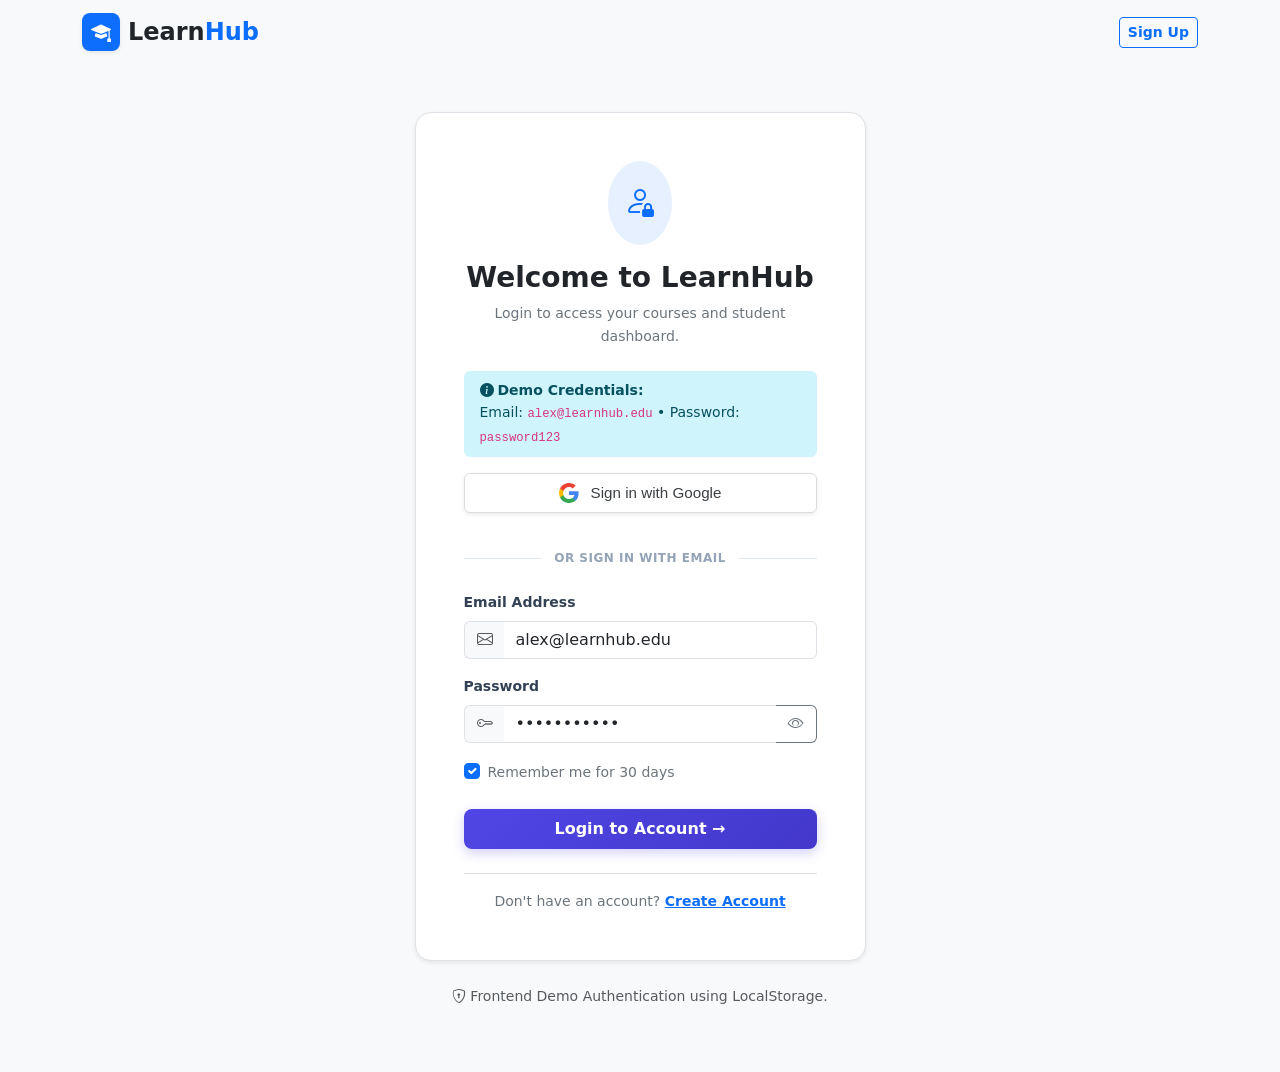
<file: learn.html>
<!DOCTYPE html>
<html lang="en">
<head>
    <meta charset="UTF-8">
    <meta name="viewport" content="width=device-width, initial-scale=1.0">
    <title>Study Desk | LearnHub</title>
    
    <!-- Bootstrap 5 CSS -->
    <link href="https://cdn.jsdelivr.net/npm/bootstrap@5.3.3/dist/css/bootstrap.min.css" rel="stylesheet">
    <!-- Bootstrap Icons -->
    <link rel="stylesheet" href="https://cdn.jsdelivr.net/npm/bootstrap-icons@1.11.3/font/bootstrap-icons.min.css">
    <!-- Custom Style & Responsive CSS -->
    <link rel="stylesheet" href="css/style.css">
    <link rel="stylesheet" href="css/responsive.css">
</head>
<body class="bg-light">

    <!-- Top Study Desk Navigation -->
    <header class="bg-white border-bottom py-2 sticky-top shadow-sm">
        <div class="container-fluid px-4">
            <div class="d-flex justify-content-between align-items-center">
                
                <div class="d-flex align-items-center gap-3">
                    <a href="dashboard.html" class="btn btn-outline-secondary btn-sm" title="Back to Dashboard">
                        <i class="bi bi-arrow-left me-1"></i> Dashboard
                    </a>
                    <span class="vr d-none d-sm-block"></span>
                    <h1 class="h6 mb-0 fw-bold text-dark text-truncate" style="max-width: 320px;" id="learnCourseTitle">Loading Course...</h1>
                </div>

                <!-- Course Progress Bar in Navbar -->
                <div class="d-flex align-items-center gap-3" style="min-width: 200px;">
                    <div class="w-100 d-none d-md-block">
                        <div class="d-flex justify-content-between small text-muted mb-1">
                            <span>Progress</span>
                            <span id="learnProgressText" class="fw-bold text-primary">0%</span>
                        </div>
                        <div class="progress-bar-custom">
                            <div class="progress-fill" id="learnProgressFill" style="width: 0%"></div>
                        </div>
                    </div>
                    <div id="navbarAuthActions"></div>
                </div>

            </div>
        </div>
    </header>

    <main class="container-fluid px-4 py-4">
        
        <!-- CSS Grid: Study Desk Layout (2 Columns: Main Lesson + Sidebar) -->
        <div class="row g-4">
            
            <!-- Left Main Content Column (8 Cols on Desktop) -->
            <div class="col-lg-8">
                
                <!-- Lesson Player / Visual Area -->
                <div class="card border rounded-4 shadow-sm overflow-hidden mb-4 bg-white">
                    <div class="bg-dark text-white p-4 d-flex justify-content-between align-items-center">
                        <div>
                            <span class="badge bg-primary mb-1">Active Study Unit</span>
                            <h2 class="h5 fw-bold text-white mb-0" id="currentLessonTitle">Lesson Title</h2>
                        </div>
                        <span class="badge bg-secondary" id="currentLessonDuration">-- min</span>
                    </div>

                    <!-- Lesson Body Content -->
                    <div class="card-body p-4 p-md-5" id="lessonContentBody">
                        <!-- Populated dynamically by learning.js -->
                    </div>

                    <!-- Action Navigation Footer -->
                    <div class="card-footer bg-light p-3 d-flex justify-content-between align-items-center flex-wrap gap-2">
                        <button class="btn btn-outline-secondary fw-semibold" id="prevLessonBtn" onclick="navigatePrevLesson()">
                            <i class="bi bi-chevron-left me-1"></i> Previous Lesson
                        </button>
                        
                        <button class="btn btn-success fw-semibold" id="markCompletedBtn" onclick="toggleCurrentLessonCompleted()">
                            <i class="bi bi-check-lg me-1"></i> Mark as Completed
                        </button>
                        
                        <button class="btn btn-primary fw-semibold" id="nextLessonBtn" onclick="navigateNextLesson()">
                            Next Lesson <i class="bi bi-chevron-right ms-1"></i>
                        </button>
                    </div>
                </div>

                <!-- Discussion & Resource Helper -->
                <div class="p-4 bg-white rounded-4 border shadow-sm">
                    <h3 class="h6 fw-bold text-dark mb-2"><i class="bi bi-info-circle text-primary me-2"></i>Study Tip</h3>
                    <p class="small text-secondary mb-0">
                        Practice each code snippet locally on your own computer or browser console. Completed lessons are automatically synchronized with your student dashboard.
                    </p>
                </div>

            </div>

            <!-- Right Sidebar Column: Lesson Curriculum Checklist (4 Cols) -->
            <div class="col-lg-4">
                <div class="card border rounded-4 shadow-sm overflow-hidden sticky-top" style="top: 80px;">
                    <div class="card-header bg-white p-3 border-bottom d-flex justify-content-between align-items-center">
                        <h4 class="h6 fw-bold mb-0 text-dark">Course Curriculum</h4>
                        <span class="badge bg-primary-subtle text-primary border border-primary-subtle">Checklist</span>
                    </div>
                    <div class="card-body p-0" id="lessonSidebarList" style="max-height: 70vh; overflow-y: auto;">
                        <!-- Lesson items populated dynamically -->
                    </div>
                </div>
            </div>

        </div>

    </main>

    <!-- Bootstrap 5 JS Bundle -->
    <script src="https://cdn.jsdelivr.net/npm/bootstrap@5.3.3/dist/js/bootstrap.bundle.min.js"></script>
    
    <!-- Application Scripts -->
    <script src="js/courses.js"></script>
    <script src="js/auth.js"></script>
    <script src="js/main.js"></script>
    <script src="js/learning.js"></script>
</body>
</html>
</file>
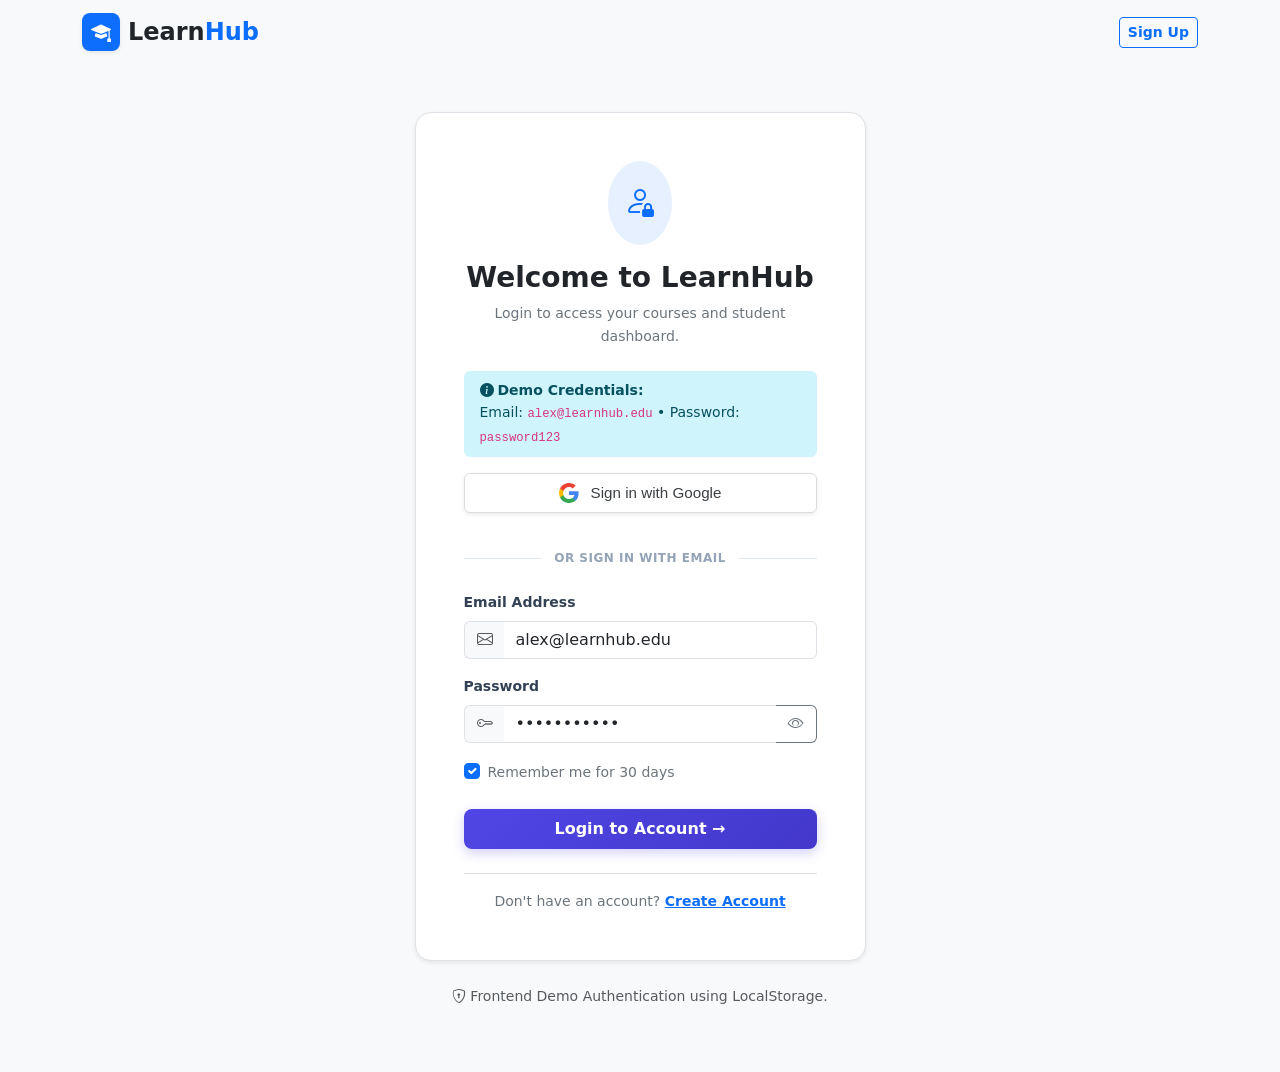
<file: login.html>
<!DOCTYPE html>
<html lang="en">
<head>
    <meta charset="UTF-8">
    <meta name="viewport" content="width=device-width, initial-scale=1.0">
    <title>Student Login | LearnHub</title>
    
    <!-- Bootstrap 5 CSS -->
    <link href="https://cdn.jsdelivr.net/npm/bootstrap@5.3.3/dist/css/bootstrap.min.css" rel="stylesheet">
    <!-- Bootstrap Icons -->
    <link rel="stylesheet" href="https://cdn.jsdelivr.net/npm/bootstrap-icons@1.11.3/font/bootstrap-icons.min.css">
    <!-- Custom Style & Responsive CSS -->
    <link rel="stylesheet" href="css/style.css">
    <link rel="stylesheet" href="css/responsive.css">
    <!-- Google Identity Services -->
    <script src="https://accounts.google.com/gsi/client" async defer></script>
</head>
<body class="bg-light">

    <!-- Sticky Navigation Bar -->
    <header>
        <nav class="navbar navbar-expand-lg navbar-light sticky-navbar">
            <div class="container">
                <a class="navbar-brand d-flex align-items-center gap-2 fw-bold" href="index.html">
                    <span class="rounded-3 bg-primary text-white d-flex align-items-center justify-content-center shadow-sm" style="width: 38px; height: 38px;">
                        <i class="bi bi-mortarboard-fill fs-5"></i>
                    </span>
                    <span class="fs-4 text-dark">Learn<span class="text-primary">Hub</span></span>
                </a>
                <div class="d-flex align-items-center gap-2">
                    <a href="signup.html" class="btn btn-outline-primary btn-sm fw-semibold">Sign Up</a>
                </div>
            </div>
        </nav>
    </header>

    <main class="py-5">
        <div class="container">
            <div class="row justify-content-center">
                <div class="col-md-8 col-lg-5">
                    
                    <div class="p-4 p-md-5 bg-white rounded-4 border shadow-sm">
                        
                        <div class="text-center mb-4">
                            <span class="rounded-circle bg-primary bg-opacity-10 text-primary d-inline-flex align-items-center justify-content-center p-3 mb-3">
                                <i class="bi bi-person-lock fs-2"></i>
                            </span>
                            <h1 class="h3 fw-bold text-dark">Welcome to LearnHub</h1>
                            <p class="text-secondary small">Login to access your courses and student dashboard.</p>
                        </div>

                        <!-- Demo Notice Alert -->
                        <div class="alert alert-info py-2 px-3 small border-0 mb-3">
                            <i class="bi bi-info-circle-fill me-1"></i><strong>Demo Credentials:</strong><br>
                            Email: <code>alex@learnhub.edu</code> &bull; Password: <code>password123</code>
                        </div>

                        <!-- Google Sign-In Button -->
                        <button type="button" class="btn btn-google w-100 py-2 mb-3 shadow-sm" onclick="triggerGoogleSignIn()">
                            <svg width="20" height="20" viewBox="0 0 18 18" xmlns="http://www.w3.org/2000/svg">
                              <path fill="#4285F4" d="M17.64 9.2c0-.637-.057-1.251-.164-1.84H9v3.481h4.844c-.209 1.125-.843 2.078-1.796 2.717v2.258h2.908c1.702-1.567 2.684-3.874 2.684-6.616z"/>
                              <path fill="#34A853" d="M9 18c2.43 0 4.467-.806 5.956-2.184l-2.908-2.258c-.806.54-1.837.86-3.048.86-2.344 0-4.328-1.584-5.036-3.711H.957v2.332C2.438 15.983 5.482 18 9 18z"/>
                              <path fill="#FBBC05" d="M3.964 10.707c-.18-.54-.282-1.117-.282-1.707s.102-1.167.282-1.707V4.961H.957C.347 6.175 0 7.55 0 9s.347 2.825.957 4.039l3.007-2.332z"/>
                              <path fill="#EA4335" d="M9 3.58c1.321 0 2.508.454 3.44 1.345l2.582-2.58C13.463.891 11.426 0 9 0 5.482 0 2.438 2.017.957 4.961L3.964 7.293C4.672 5.166 6.656 3.58 9 3.58z"/>
                            </svg>
                            <span>Sign in with Google</span>
                        </button>

                        <div class="auth-divider"><span>or sign in with email</span></div>

                        <!-- Login Form -->
                        <form id="loginForm" novalidate>
                            <div class="mb-3">
                                <label for="loginEmail" class="form-label fw-semibold small">Email Address</label>
                                <div class="input-group">
                                    <span class="input-group-text bg-light border-end-0"><i class="bi bi-envelope text-muted"></i></span>
                                    <input type="email" class="form-control border-start-0" id="loginEmail" placeholder="you@domain.com" value="alex@learnhub.edu" required>
                                </div>
                            </div>

                            <div class="mb-3">
                                <div class="d-flex justify-content-between align-items-center">
                                    <label for="loginPassword" class="form-label fw-semibold small">Password</label>
                                </div>
                                <div class="input-group">
                                    <span class="input-group-text bg-light border-end-0"><i class="bi bi-key text-muted"></i></span>
                                    <input type="password" class="form-control border-start-0 border-end-0" id="loginPassword" placeholder="••••••••" value="password123" required>
                                    <button class="btn btn-outline-secondary border-start-0" type="button" id="togglePasswordBtn" aria-label="Toggle password visibility">
                                        <i class="bi bi-eye"></i>
                                    </button>
                                </div>
                            </div>

                            <div class="mb-4 form-check">
                                <input type="checkbox" class="form-check-input" id="rememberMe" checked>
                                <label class="form-check-label small text-secondary" for="rememberMe">Remember me for 30 days</label>
                            </div>

                            <div id="loginAlertBox" class="d-none alert alert-danger small mb-3"></div>

                            <button type="submit" class="btn btn-theme-primary w-100 py-2 fw-semibold justify-content-center">
                                Login to Account &rarr;
                            </button>
                        </form>

                        <div class="text-center mt-4 pt-3 border-top small text-secondary">
                            Don't have an account? <a href="signup.html" class="fw-bold text-primary">Create Account</a>
                        </div>

                    </div>

                    <p class="text-center text-muted small mt-4">
                        <i class="bi bi-shield-lock me-1"></i>Frontend Demo Authentication using LocalStorage.
                    </p>

                </div>
            </div>
        </div>
    </main>

    <!-- Bootstrap 5 JS Bundle -->
    <script src="https://cdn.jsdelivr.net/npm/bootstrap@5.3.3/dist/js/bootstrap.bundle.min.js"></script>
    
    <!-- Application Scripts -->
    <script src="js/courses.js"></script>
    <script src="js/auth.js"></script>
    <script src="js/main.js"></script>
    <script>
        document.addEventListener("DOMContentLoaded", () => {
            setupPasswordToggle("#loginPassword", "#togglePasswordBtn");

            const form = document.getElementById("loginForm");
            const alertBox = document.getElementById("loginAlertBox");

            form.addEventListener("submit", (e) => {
                e.preventDefault();
                const email = document.getElementById("loginEmail").value;
                const password = document.getElementById("loginPassword").value;
                const remember = document.getElementById("rememberMe").checked;

                const res = loginUser(email, password, remember);
                if (res.success) {
                    showToast("Login successful! Redirecting...", "success");
                    const params = new URLSearchParams(window.location.search);
                    const redirect = params.get("redirect") || "index.html";
                    setTimeout(() => {
                        window.location.href = redirect;
                    }, 800);
                } else {
                    alertBox.textContent = res.message;
                    alertBox.classList.remove("d-none");
                }
            });
        });
    </script>
</body>
</html>
</file>
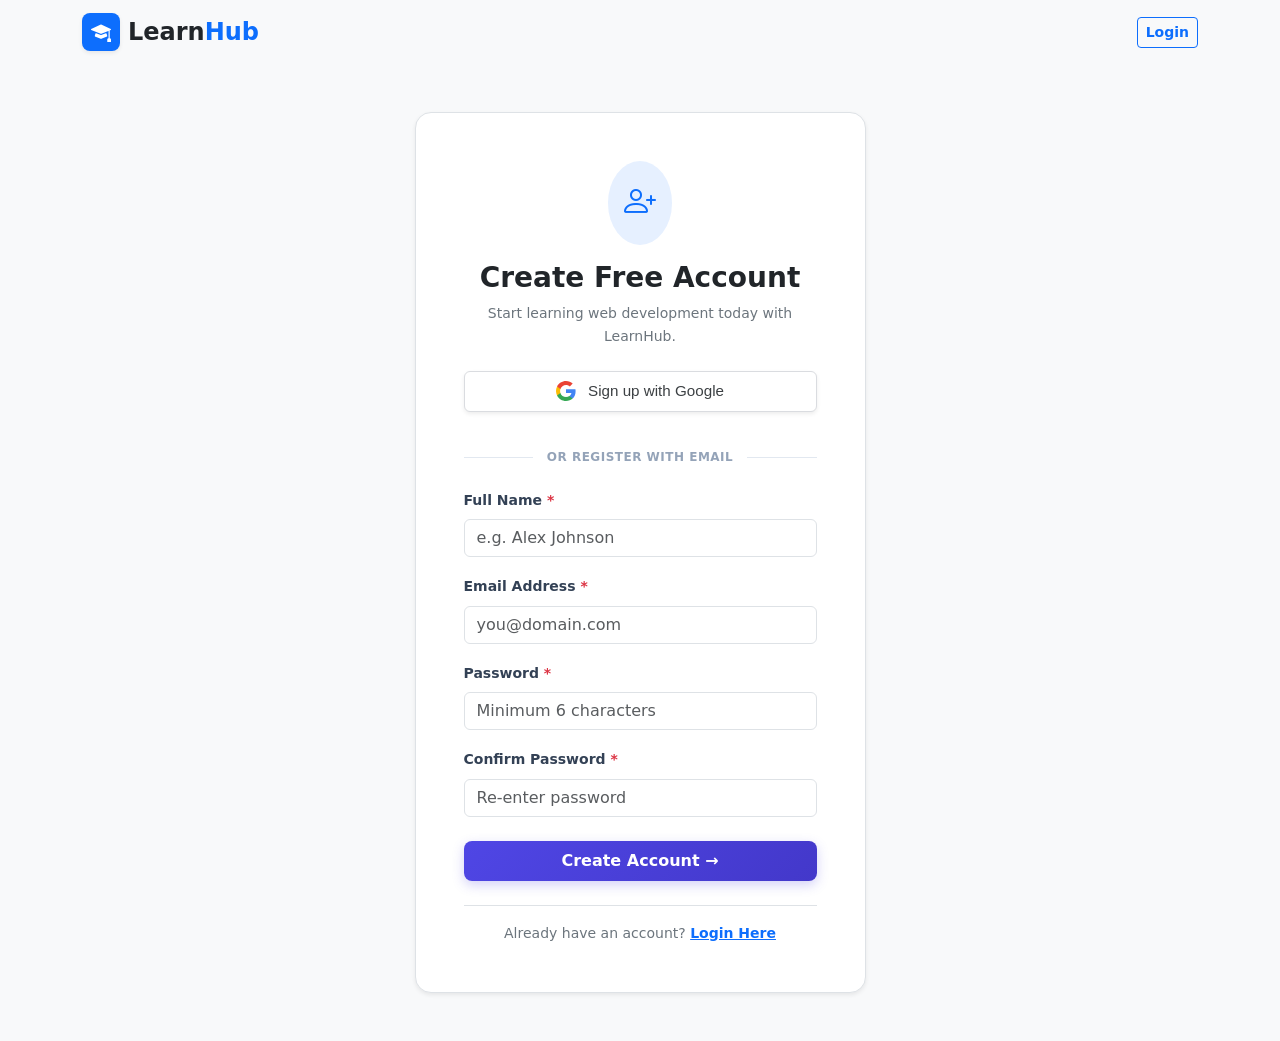
<file: signup.html>
<!DOCTYPE html>
<html lang="en">
<head>
    <meta charset="UTF-8">
    <meta name="viewport" content="width=device-width, initial-scale=1.0">
    <title>Student Registration | LearnHub</title>
    
    <!-- Bootstrap 5 CSS -->
    <link href="https://cdn.jsdelivr.net/npm/bootstrap@5.3.3/dist/css/bootstrap.min.css" rel="stylesheet">
    <!-- Bootstrap Icons -->
    <link rel="stylesheet" href="https://cdn.jsdelivr.net/npm/bootstrap-icons@1.11.3/font/bootstrap-icons.min.css">
    <!-- Custom Style & Responsive CSS -->
    <link rel="stylesheet" href="css/style.css">
    <link rel="stylesheet" href="css/responsive.css">
    <!-- Google Identity Services -->
    <script src="https://accounts.google.com/gsi/client" async defer></script>
</head>
<body class="bg-light">

    <!-- Sticky Navigation Bar -->
    <header>
        <nav class="navbar navbar-expand-lg navbar-light sticky-navbar">
            <div class="container">
                <a class="navbar-brand d-flex align-items-center gap-2 fw-bold" href="index.html">
                    <span class="rounded-3 bg-primary text-white d-flex align-items-center justify-content-center shadow-sm" style="width: 38px; height: 38px;">
                        <i class="bi bi-mortarboard-fill fs-5"></i>
                    </span>
                    <span class="fs-4 text-dark">Learn<span class="text-primary">Hub</span></span>
                </a>
                <div class="d-flex align-items-center gap-2">
                    <a href="login.html" class="btn btn-outline-primary btn-sm fw-semibold">Login</a>
                </div>
            </div>
        </nav>
    </header>

    <main class="py-5">
        <div class="container">
            <div class="row justify-content-center">
                <div class="col-md-8 col-lg-5">
                    
                    <div class="p-4 p-md-5 bg-white rounded-4 border shadow-sm">
                        
                        <div class="text-center mb-4">
                            <span class="rounded-circle bg-primary bg-opacity-10 text-primary d-inline-flex align-items-center justify-content-center p-3 mb-3">
                                <i class="bi bi-person-plus fs-2"></i>
                            </span>
                            <h1 class="h3 fw-bold text-dark">Create Free Account</h1>
                            <p class="text-secondary small">Start learning web development today with LearnHub.</p>
                        </div>

                        <!-- Google Sign-Up Button -->
                        <button type="button" class="btn btn-google w-100 py-2 mb-3 shadow-sm" onclick="triggerGoogleSignIn()">
                            <svg width="20" height="20" viewBox="0 0 18 18" xmlns="http://www.w3.org/2000/svg">
                              <path fill="#4285F4" d="M17.64 9.2c0-.637-.057-1.251-.164-1.84H9v3.481h4.844c-.209 1.125-.843 2.078-1.796 2.717v2.258h2.908c1.702-1.567 2.684-3.874 2.684-6.616z"/>
                              <path fill="#34A853" d="M9 18c2.43 0 4.467-.806 5.956-2.184l-2.908-2.258c-.806.54-1.837.86-3.048.86-2.344 0-4.328-1.584-5.036-3.711H.957v2.332C2.438 15.983 5.482 18 9 18z"/>
                              <path fill="#FBBC05" d="M3.964 10.707c-.18-.54-.282-1.117-.282-1.707s.102-1.167.282-1.707V4.961H.957C.347 6.175 0 7.55 0 9s.347 2.825.957 4.039l3.007-2.332z"/>
                              <path fill="#EA4335" d="M9 3.58c1.321 0 2.508.454 3.44 1.345l2.582-2.58C13.463.891 11.426 0 9 0 5.482 0 2.438 2.017.957 4.961L3.964 7.293C4.672 5.166 6.656 3.58 9 3.58z"/>
                            </svg>
                            <span>Sign up with Google</span>
                        </button>

                        <div class="auth-divider"><span>or register with email</span></div>

                        <!-- Registration Form -->
                        <form id="signupForm" novalidate>
                            <div class="mb-3">
                                <label for="signupName" class="form-label fw-semibold small">Full Name <span class="text-danger">*</span></label>
                                <input type="text" class="form-control" id="signupName" placeholder="e.g. Alex Johnson" required>
                                <div class="invalid-feedback small">Please enter your full name.</div>
                            </div>

                            <div class="mb-3">
                                <label for="signupEmail" class="form-label fw-semibold small">Email Address <span class="text-danger">*</span></label>
                                <input type="email" class="form-control" id="signupEmail" placeholder="you@domain.com" required>
                                <div class="invalid-feedback small">Please provide a valid email address.</div>
                            </div>

                            <div class="mb-3">
                                <label for="signupPassword" class="form-label fw-semibold small">Password <span class="text-danger">*</span></label>
                                <input type="password" class="form-control" id="signupPassword" placeholder="Minimum 6 characters" required>
                                <div class="invalid-feedback small">Password must be at least 6 characters.</div>
                            </div>

                            <div class="mb-4">
                                <label for="signupConfirmPassword" class="form-label fw-semibold small">Confirm Password <span class="text-danger">*</span></label>
                                <input type="password" class="form-control" id="signupConfirmPassword" placeholder="Re-enter password" required>
                                <div class="invalid-feedback small">Passwords must match.</div>
                            </div>

                            <div id="signupAlertBox" class="d-none alert alert-danger small mb-3"></div>

                            <button type="submit" class="btn btn-theme-primary w-100 py-2 fw-semibold justify-content-center">
                                Create Account &rarr;
                            </button>
                        </form>

                        <div class="text-center mt-4 pt-3 border-top small text-secondary">
                            Already have an account? <a href="login.html" class="fw-bold text-primary">Login Here</a>
                        </div>

                    </div>

                </div>
            </div>
        </div>
    </main>

    <!-- Bootstrap 5 JS Bundle -->
    <script src="https://cdn.jsdelivr.net/npm/bootstrap@5.3.3/dist/js/bootstrap.bundle.min.js"></script>
    
    <!-- Application Scripts -->
    <script src="js/courses.js"></script>
    <script src="js/auth.js"></script>
    <script src="js/main.js"></script>
    <script>
        document.addEventListener("DOMContentLoaded", () => {
            const form = document.getElementById("signupForm");
            const alertBox = document.getElementById("signupAlertBox");

            form.addEventListener("submit", (e) => {
                e.preventDefault();
                alertBox.classList.add("d-none");

                const name = document.getElementById("signupName").value.trim();
                const email = document.getElementById("signupEmail").value.trim();
                const password = document.getElementById("signupPassword").value;
                const confirmPassword = document.getElementById("signupConfirmPassword").value;

                if (!name || name.length < 2) {
                    alertBox.textContent = "Please enter your full name (at least 2 characters).";
                    alertBox.classList.remove("d-none");
                    return;
                }

                if (!email || !email.includes("@")) {
                    alertBox.textContent = "Please enter a valid email address.";
                    alertBox.classList.remove("d-none");
                    return;
                }

                if (!password || password.length < 6) {
                    alertBox.textContent = "Password must be at least 6 characters long.";
                    alertBox.classList.remove("d-none");
                    return;
                }

                if (password !== confirmPassword) {
                    alertBox.textContent = "Passwords do not match.";
                    alertBox.classList.remove("d-none");
                    return;
                }

                const res = registerUser(name, email, password);
                if (res.success) {
                    showToast("Account created successfully! Redirecting to login...", "success");
                    setTimeout(() => {
                        window.location.href = "login.html";
                    }, 1200);
                } else {
                    alertBox.textContent = res.message;
                    alertBox.classList.remove("d-none");
                }
            });
        });
    </script>
</body>
</html>
</file>
<file: css/style.css>
/* ==========================================================================
   LEARNHUB - STUDENT LEARNING PORTAL (LMS) DESIGN SYSTEM
   Professional LMS Portal Styling: Dashboard, Classroom, Catalog, Lab
   ========================================================================== */

:root {
    --primary: #4f46e5;
    --primary-hover: #4338ca;
    --primary-light: #eef2ff;
    --secondary: #06b6d4;
    --dark: #0f172a;
    --slate: #1e293b;
    --gray-bg: #f8fafc;
    --text-main: #334155;
    --text-muted: #64748b;
    --border-color: #e2e8f0;
    --portal-card-shadow: 0 4px 12px rgba(15, 23, 42, 0.05);
    --portal-card-hover: 0 16px 32px rgba(79, 70, 229, 0.12);
    --radius-md: 12px;
    --radius-lg: 16px;
    --transition: all 0.25s cubic-bezier(0.4, 0, 0.2, 1);
}

/* Global Reset & Universal Box Sizing */
* {
    box-sizing: border-box;
    margin: 0;
    padding: 0;
}

body {
    font-family: 'Segoe UI', system-ui, -apple-system, BlinkMacSystemFont, Roboto, sans-serif;
    color: var(--text-main);
    background-color: #f1f5f9;
    line-height: 1.6;
    overflow-x: hidden;
}

/* Portal App Header */
.portal-header {
    background: #0f172a;
    color: #ffffff;
    padding: 0.75rem 1.5rem;
    position: sticky;
    top: 0;
    z-index: 1040;
    box-shadow: 0 4px 20px rgba(0, 0, 0, 0.2);
}

/* Portal Navigation Tabs Bar */
.portal-nav-bar {
    background: #ffffff;
    border-bottom: 1px solid var(--border-color);
    position: sticky;
    top: 61px;
    z-index: 1030;
    box-shadow: 0 2px 8px rgba(0, 0, 0, 0.03);
}

.portal-nav-tab {
    padding: 0.9rem 1.25rem;
    font-size: 0.92rem;
    font-weight: 600;
    color: var(--text-muted);
    border-bottom: 3px solid transparent;
    cursor: pointer;
    display: inline-flex;
    align-items: center;
    gap: 0.5rem;
    transition: var(--transition);
    white-space: nowrap;
    text-decoration: none;
    background: none;
    border-top: none;
    border-left: none;
    border-right: none;
}

.portal-nav-tab:hover {
    color: var(--primary);
    background-color: #f8fafc;
}

.portal-nav-tab.active {
    color: var(--primary);
    border-bottom-color: var(--primary);
    background-color: var(--primary-light);
}

/* Portal Content Panes (SPA tab switching) */
.portal-pane {
    display: none;
    animation: portalFadeIn 0.3s ease;
}

.portal-pane.active {
    display: block;
}

@keyframes portalFadeIn {
    from { opacity: 0; transform: translateY(6px); }
    to { opacity: 1; transform: translateY(0); }
}

/* Portal Widget Cards */
.portal-card {
    background: #ffffff;
    border-radius: var(--radius-md);
    border: 1px solid var(--border-color);
    box-shadow: var(--portal-card-shadow);
    padding: 1.5rem;
    transition: var(--transition);
}

.portal-card:hover {
    box-shadow: var(--portal-card-hover);
    border-color: #c7d2fe;
}

/* Learning Activity Chart (CSS Flexbox) */
.activity-chart-container {
    display: flex;
    align-items: flex-end;
    gap: 0.75rem;
    height: 120px;
    padding-top: 1rem;
}

.chart-bar-col {
    flex: 1;
    display: flex;
    flex-direction: column;
    align-items: center;
    gap: 0.35rem;
    height: 100%;
    justify-content: flex-end;
}

.chart-bar-fill {
    width: 100%;
    max-width: 28px;
    background: linear-gradient(180deg, var(--primary) 0%, #818cf8 100%);
    border-radius: 4px 4px 0 0;
    transition: height 0.5s ease;
}

.chart-bar-label {
    font-size: 0.75rem;
    color: var(--text-muted);
    font-weight: 600;
}

/* Classroom Split-Screen (CSS Grid) */
.classroom-layout {
    display: grid;
    grid-template-columns: 1fr 360px;
    gap: 1.5rem;
    min-height: calc(100vh - 180px);
}

@media screen and (max-width: 992px) {
    .classroom-layout {
        grid-template-columns: 1fr;
    }
}

/* Classroom Video/Lesson Screen */
.classroom-player-header {
    background: #0f172a;
    color: #ffffff;
    padding: 1.25rem 1.5rem;
    border-radius: var(--radius-md) var(--radius-md) 0 0;
    display: flex;
    justify-content: space-between;
    align-items: center;
    border-bottom: 2px solid #38bdf8;
}

.classroom-player-body {
    background: #ffffff;
    padding: 2rem;
    border: 1px solid var(--border-color);
    border-top: none;
    min-height: 400px;
}

/* Classroom Sidebar Checklist */
.curriculum-checklist {
    background: #ffffff;
    border-radius: var(--radius-md);
    border: 1px solid var(--border-color);
    box-shadow: var(--portal-card-shadow);
    overflow: hidden;
}

.lesson-check-item {
    display: flex;
    align-items: center;
    justify-content: space-between;
    padding: 0.85rem 1rem;
    border-bottom: 1px solid var(--border-color);
    cursor: pointer;
    transition: var(--transition);
}

.lesson-check-item:hover {
    background-color: #f8fafc;
}

.lesson-check-item.active {
    background-color: var(--primary-light);
    border-left: 4px solid var(--primary);
    font-weight: 600;
}

.lesson-check-item.completed .check-icon {
    color: #10b981;
}

/* Custom Progress Bar */
.progress-bar-custom {
    height: 8px;
    border-radius: 4px;
    background-color: #e2e8f0;
    overflow: hidden;
}

.progress-fill {
    height: 100%;
    background: linear-gradient(90deg, var(--primary) 0%, var(--secondary) 100%);
    border-radius: 4px;
    transition: width 0.6s ease;
}

/* Course Card in Catalog */
.course-card {
    background: #ffffff;
    border-radius: var(--radius-md);
    border: 1px solid var(--border-color);
    box-shadow: var(--portal-card-shadow);
    display: flex;
    flex-direction: column;
    height: 100%;
    overflow: hidden;
    transition: var(--transition);
}

.course-card:hover {
    transform: translateY(-6px);
    box-shadow: var(--portal-card-hover);
    border-color: #c7d2fe;
}

.course-card-img-wrapper {
    position: relative;
    height: 170px;
    overflow: hidden;
    background-color: #f1f5f9;
}

.course-card-img-wrapper img {
    width: 100%;
    height: 100%;
    object-fit: cover;
    transition: transform 0.4s ease;
}

.course-card:hover .course-card-img-wrapper img {
    transform: scale(1.05);
}

.course-card-body {
    padding: 1.25rem;
    flex: 1;
    display: flex;
    flex-direction: column;
}

.course-card-footer {
    padding: 0.85rem 1.25rem;
    background: #fafbfc;
    border-top: 1px solid var(--border-color);
    display: flex;
    justify-content: space-between;
    align-items: center;
}

/* Filter Pills */
.filter-pill {
    padding: 0.45rem 1.1rem;
    border-radius: 9999px;
    font-size: 0.85rem;
    font-weight: 600;
    background: #ffffff;
    color: var(--text-main);
    border: 1px solid var(--border-color);
    cursor: pointer;
    transition: var(--transition);
}

.filter-pill:hover,
.filter-pill.active {
    background: var(--primary);
    color: #ffffff;
    border-color: var(--primary);
    box-shadow: 0 4px 12px rgba(79, 70, 229, 0.25);
}

/* Buttons */
.btn-theme-primary {
    background: linear-gradient(135deg, var(--primary) 0%, var(--primary-hover) 100%);
    color: #ffffff !important;
    font-weight: 600;
    padding: 0.65rem 1.4rem;
    border-radius: 8px;
    border: none;
    box-shadow: 0 4px 12px rgba(79, 70, 229, 0.25);
    transition: var(--transition);
    display: inline-flex;
    align-items: center;
    gap: 0.5rem;
    cursor: pointer;
}

.btn-theme-primary:hover {
    transform: translateY(-2px);
    box-shadow: 0 8px 18px rgba(79, 70, 229, 0.35);
}

/* Toast Notifications */
.learnhub-toast {
    position: fixed;
    top: 80px;
    right: 20px;
    z-index: 9999;
    min-width: 280px;
    max-width: 380px;
    padding: 1rem 1.25rem;
    border-radius: 8px;
    box-shadow: 0 10px 25px rgba(0, 0, 0, 0.15);
    background: #ffffff;
    border-left: 5px solid var(--primary);
    transform: translateX(120%);
    transition: transform 0.4s ease;
}

.learnhub-toast.show {
    transform: translateX(0);
}

/* ==========================================================================
   AUTHENTICATION & GOOGLE SIGN-IN STYLING
   ========================================================================== */

/* Official Google Sign-In Button */
.btn-google {
    background-color: #ffffff;
    color: #3c4043;
    border: 1px solid #dadce0;
    font-family: 'Roboto', -apple-system, BlinkMacSystemFont, 'Segoe UI', sans-serif;
    font-size: 0.95rem;
    font-weight: 500;
    border-radius: 6px;
    padding: 0.65rem 1.25rem;
    display: inline-flex;
    align-items: center;
    justify-content: center;
    gap: 0.75rem;
    cursor: pointer;
    transition: background-color 0.2s, box-shadow 0.2s, border-color 0.2s;
    box-shadow: 0 1px 3px rgba(60, 64, 67, 0.08);
    text-decoration: none;
}

.btn-google:hover {
    background-color: #f8fafd;
    border-color: #c6c9cc;
    box-shadow: 0 2px 6px rgba(60, 64, 67, 0.15);
    color: #202124;
}

.btn-google:active {
    background-color: #f1f3f4;
}

.btn-google svg {
    flex-shrink: 0;
}

/* Auth Divider ("or continue with") */
.auth-divider {
    display: flex;
    align-items: center;
    text-align: center;
    color: #94a3b8;
    font-size: 0.85rem;
    margin: 1.25rem 0;
}

.auth-divider::before,
.auth-divider::after {
    content: '';
    flex: 1;
    border-bottom: 1px solid #e2e8f0;
}

.auth-divider span {
    padding: 0 0.85rem;
    text-transform: uppercase;
    letter-spacing: 0.5px;
    font-size: 0.75rem;
    font-weight: 600;
}

/* Portal Auth Gate (When not logged in) */
.portal-auth-gate {
    animation: portalFadeIn 0.35s ease;
}

.auth-gate-hero {
    background: linear-gradient(135deg, #0f172a 0%, #1e1b4b 60%, #312e81 100%);
    border-radius: 16px;
    color: #ffffff;
    padding: 2.5rem;
    margin-bottom: 2rem;
    box-shadow: 0 10px 30px rgba(15, 23, 42, 0.15);
}

.auth-gate-card {
    background: #ffffff;
    border-radius: 16px;
    border: 1px solid #e2e8f0;
    box-shadow: 0 8px 24px rgba(15, 23, 42, 0.06);
    padding: 2rem;
}

/* Locked Course Card Teaser */
.course-card-locked {
    position: relative;
    overflow: hidden;
}

.course-card-locked .locked-overlay {
    position: absolute;
    inset: 0;
    background: rgba(15, 23, 42, 0.75);
    backdrop-filter: blur(4px);
    display: flex;
    flex-direction: column;
    align-items: center;
    justify-content: center;
    color: #ffffff;
    padding: 1.5rem;
    text-align: center;
    border-radius: var(--radius-lg);
    z-index: 10;
}

/* Authentic Google OAuth Modal */
.google-modal-dialog {
    max-width: 440px;
    border-radius: 12px;
    overflow: hidden;
    font-family: -apple-system, BlinkMacSystemFont, 'Segoe UI', Roboto, sans-serif;
}

.google-modal-content {
    border: none;
    border-radius: 12px;
    box-shadow: 0 24px 38px rgba(0, 0, 0, 0.14), 0 9px 46px rgba(0, 0, 0, 0.12);
}

.google-progress-bar {
    height: 4px;
    width: 100%;
    background-color: #e0e0e0;
    position: relative;
    overflow: hidden;
}

.google-progress-bar.active::after {
    content: '';
    position: absolute;
    top: 0;
    left: 0;
    bottom: 0;
    background-color: #1a73e8;
    animation: googleIndeterminate 1.5s infinite linear;
    width: 50%;
}

@keyframes googleIndeterminate {
    0% {
        left: -50%;
        width: 50%;
    }
    50% {
        left: 25%;
        width: 60%;
    }
    100% {
        left: 100%;
        width: 50%;
    }
}

.google-account-item {
    display: flex;
    align-items: center;
    gap: 1rem;
    padding: 0.85rem 1rem;
    border-radius: 8px;
    cursor: pointer;
    transition: background-color 0.15s ease;
    border-bottom: 1px solid #f1f3f4;
}

.google-account-item:last-child {
    border-bottom: none;
}

.google-account-item:hover {
    background-color: #f8fafd;
}

.google-avatar {
    width: 40px;
    height: 40px;
    border-radius: 50%;
    background: #1a73e8;
    color: #ffffff;
    font-weight: 600;
    display: flex;
    align-items: center;
    justify-content: center;
    font-size: 1rem;
    flex-shrink: 0;
}

.google-footer-text {
    font-size: 0.75rem;
    color: #5f6368;
    line-height: 1.4;
}
</file>
<file: css/responsive.css>
/* ==========================================================================
   LEARNHUB - RESPONSIVE STYLESHEET (MEDIA QUERIES)
   Targeting:
   - Mobile: 320px to 576px
   - Tablet: 577px to 992px
   - Desktop: 993px and above
   ========================================================================== */

/* Tablet & Mobile Breakpoints (max-width: 992px) */
@media screen and (max-width: 992px) {
    .learn-app-layout {
        grid-template-areas:
            "video-area"
            "content-area"
            "sidebar-area";
        grid-template-columns: 1fr;
    }

    .hero-title {
        font-size: 2.5rem;
    }

    .grid-courses-showcase {
        grid-template-columns: repeat(2, 1fr);
    }
}

/* Mobile Screens (max-width: 576px) */
@media screen and (max-width: 576px) {
    .hero-title {
        font-size: 2rem;
    }

    .gradient-hero {
        padding: 3.5rem 0;
        text-align: center;
    }

    .hero-buttons-wrapper {
        justify-content: center;
    }

    .stats-flex-container {
        flex-direction: column;
    }

    .stat-item {
        flex-basis: 100%;
    }

    .grid-courses-showcase {
        grid-template-columns: 1fr;
    }

    .filter-pills-container {
        overflow-x: auto;
        white-space: nowrap;
        padding-bottom: 0.5rem;
        display: flex;
        gap: 0.5rem;
    }

    .fixed-back-to-top {
        bottom: 1.25rem;
        right: 1.25rem;
        width: 40px;
        height: 40px;
        font-size: 1rem;
    }

    .card-footer-buttons {
        flex-direction: column;
        gap: 0.5rem;
    }

    .card-footer-buttons .btn {
        width: 100%;
    }
}
</file>
